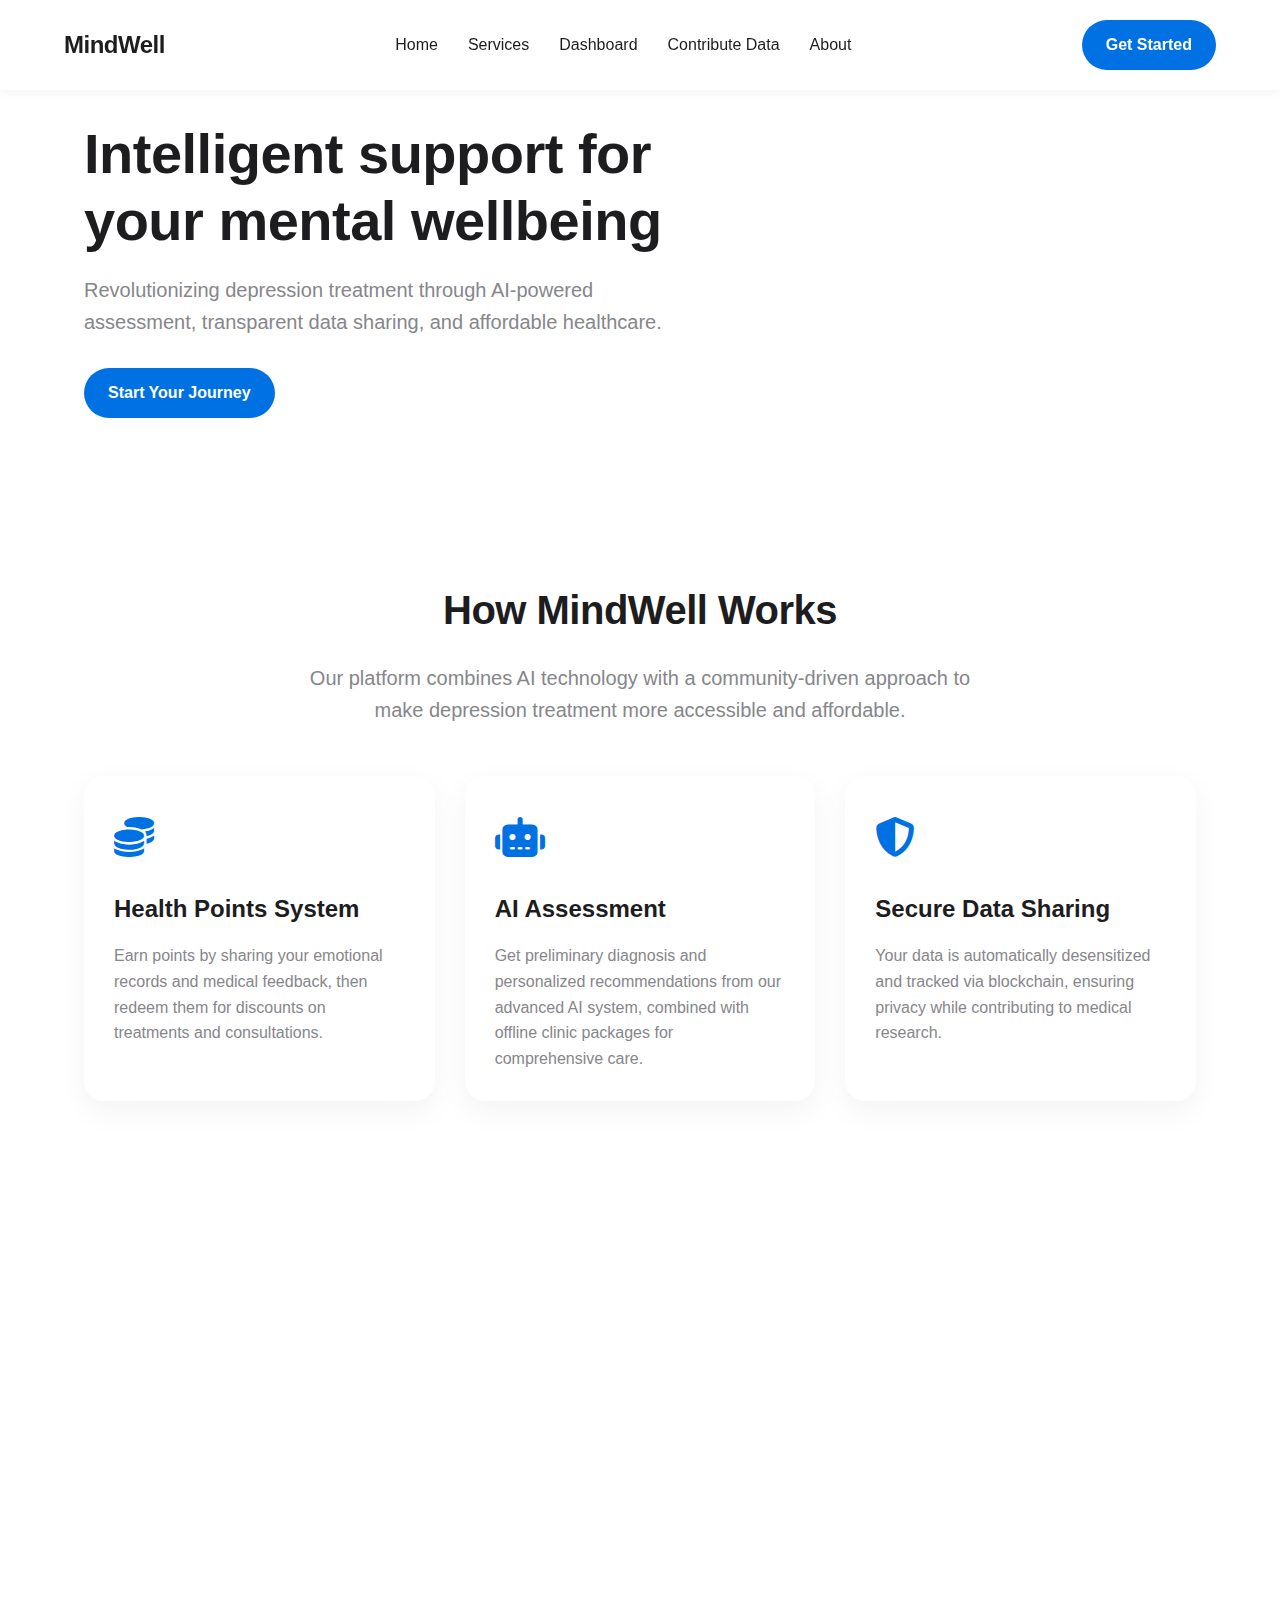
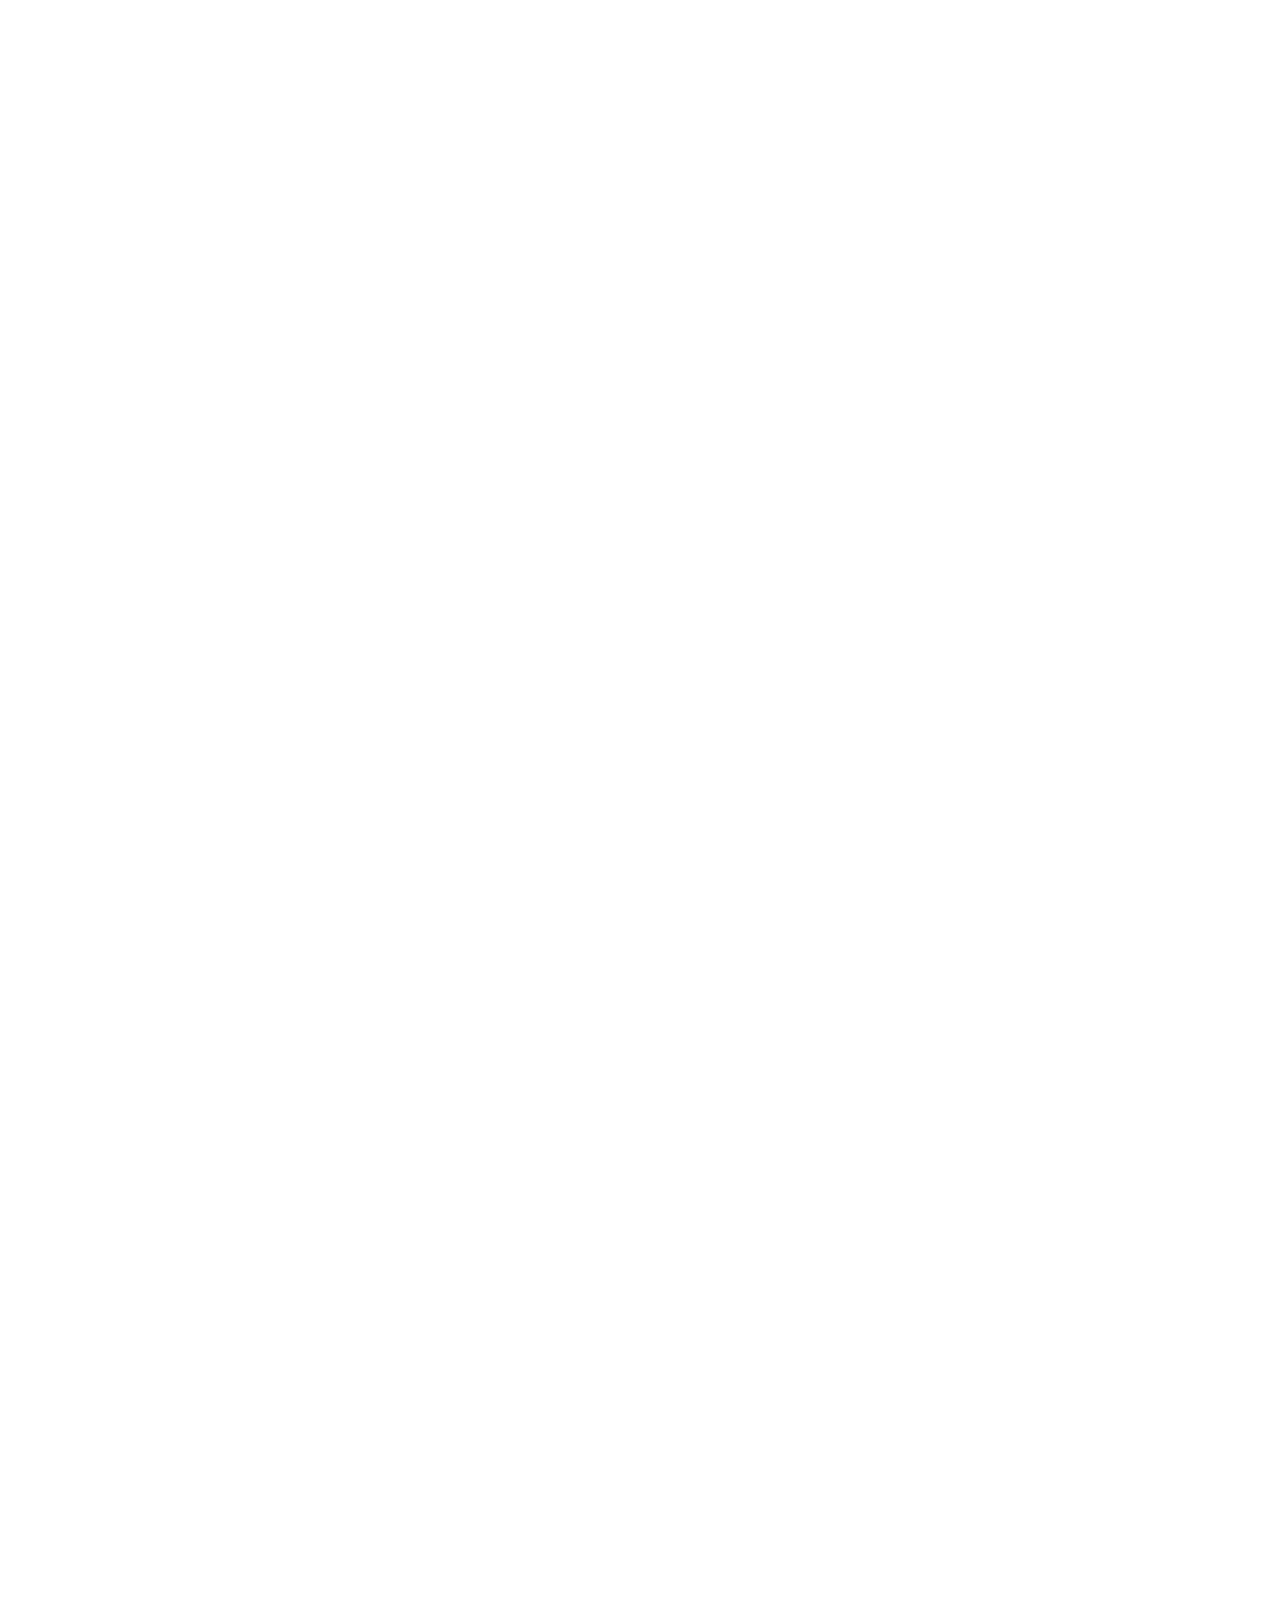
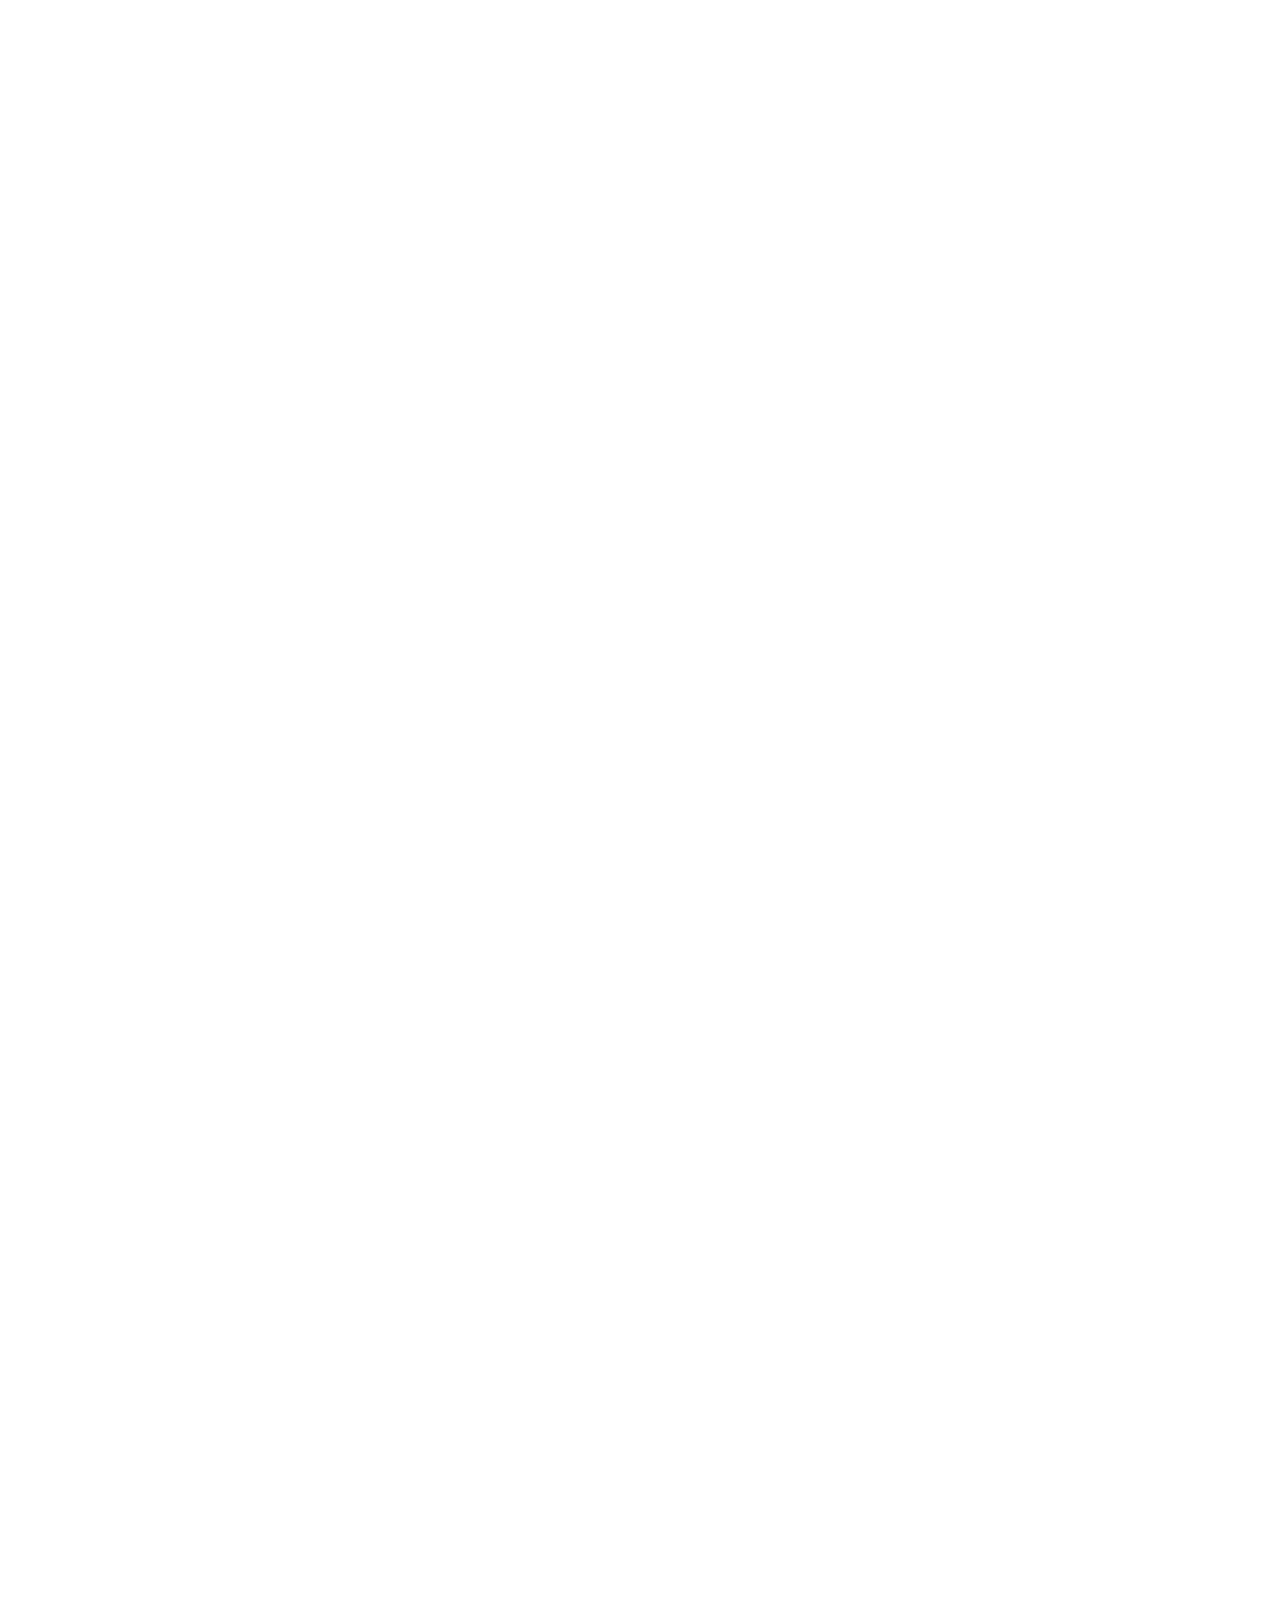
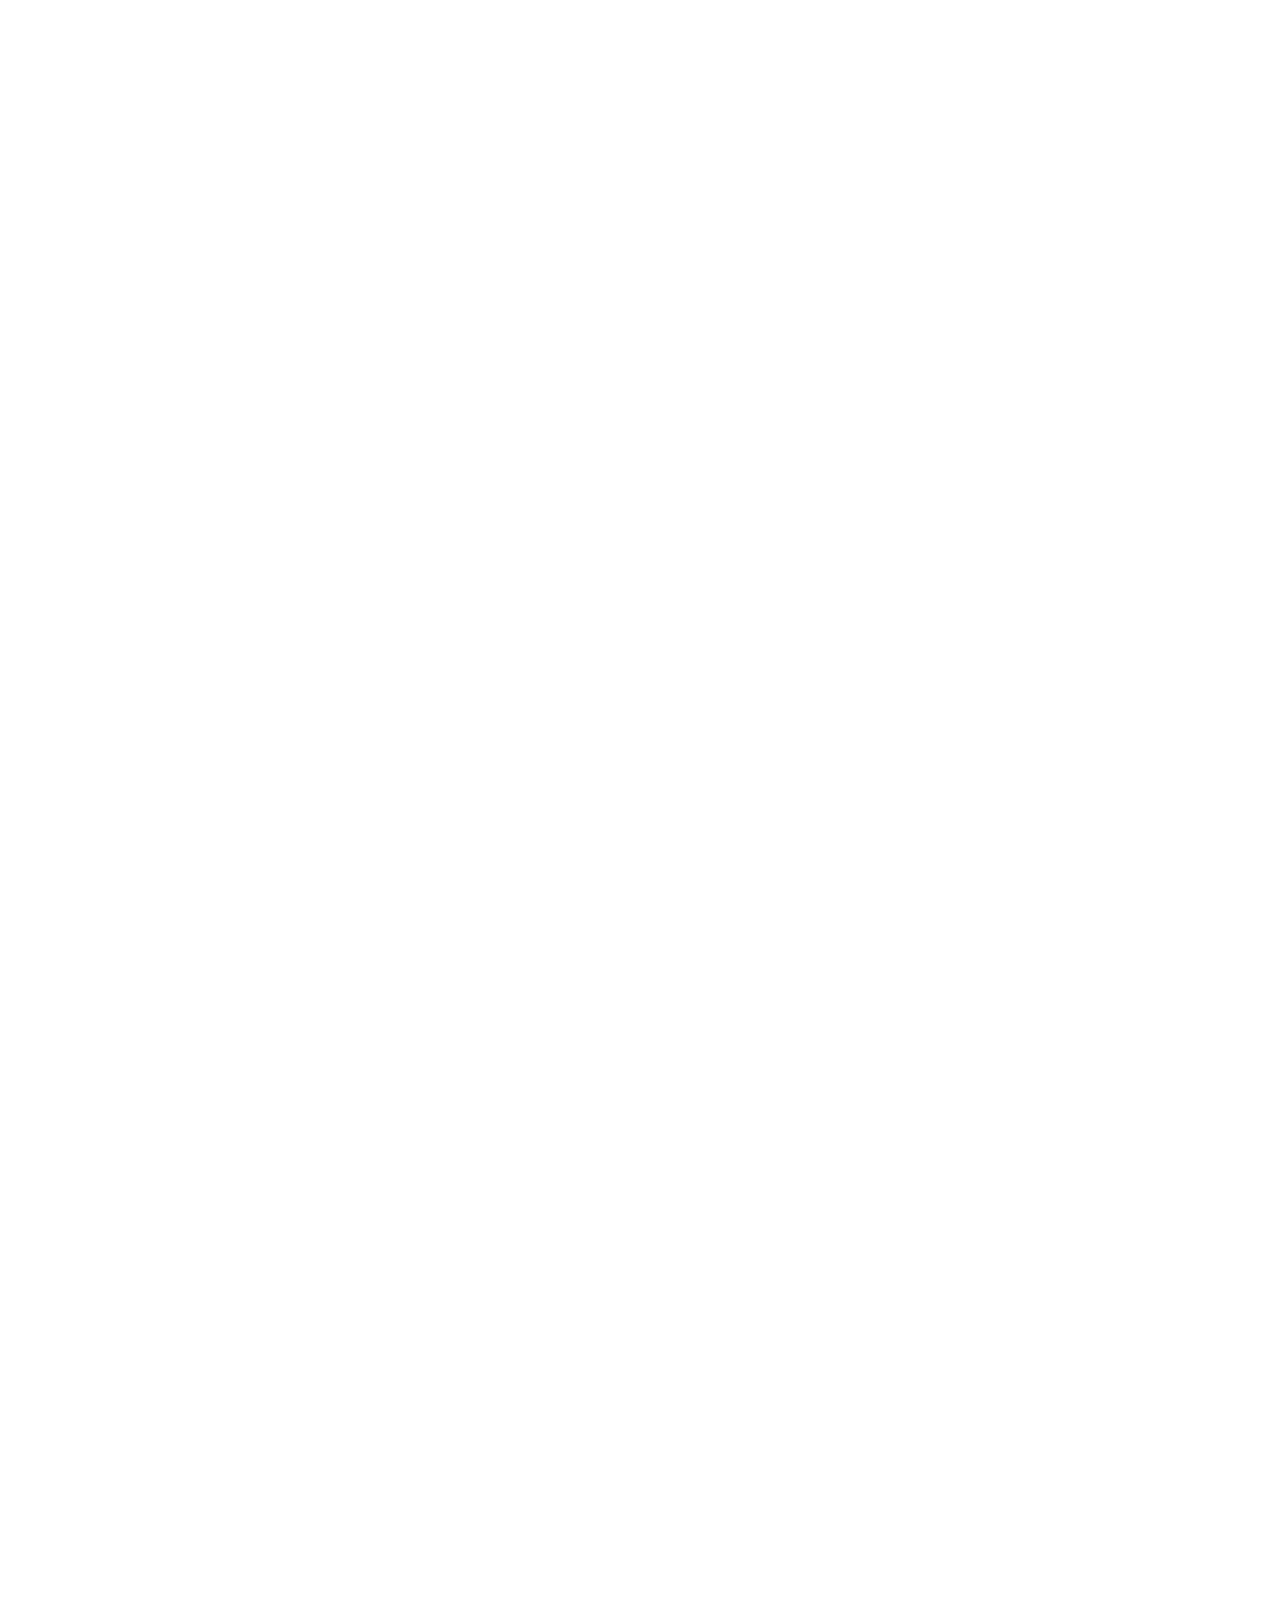
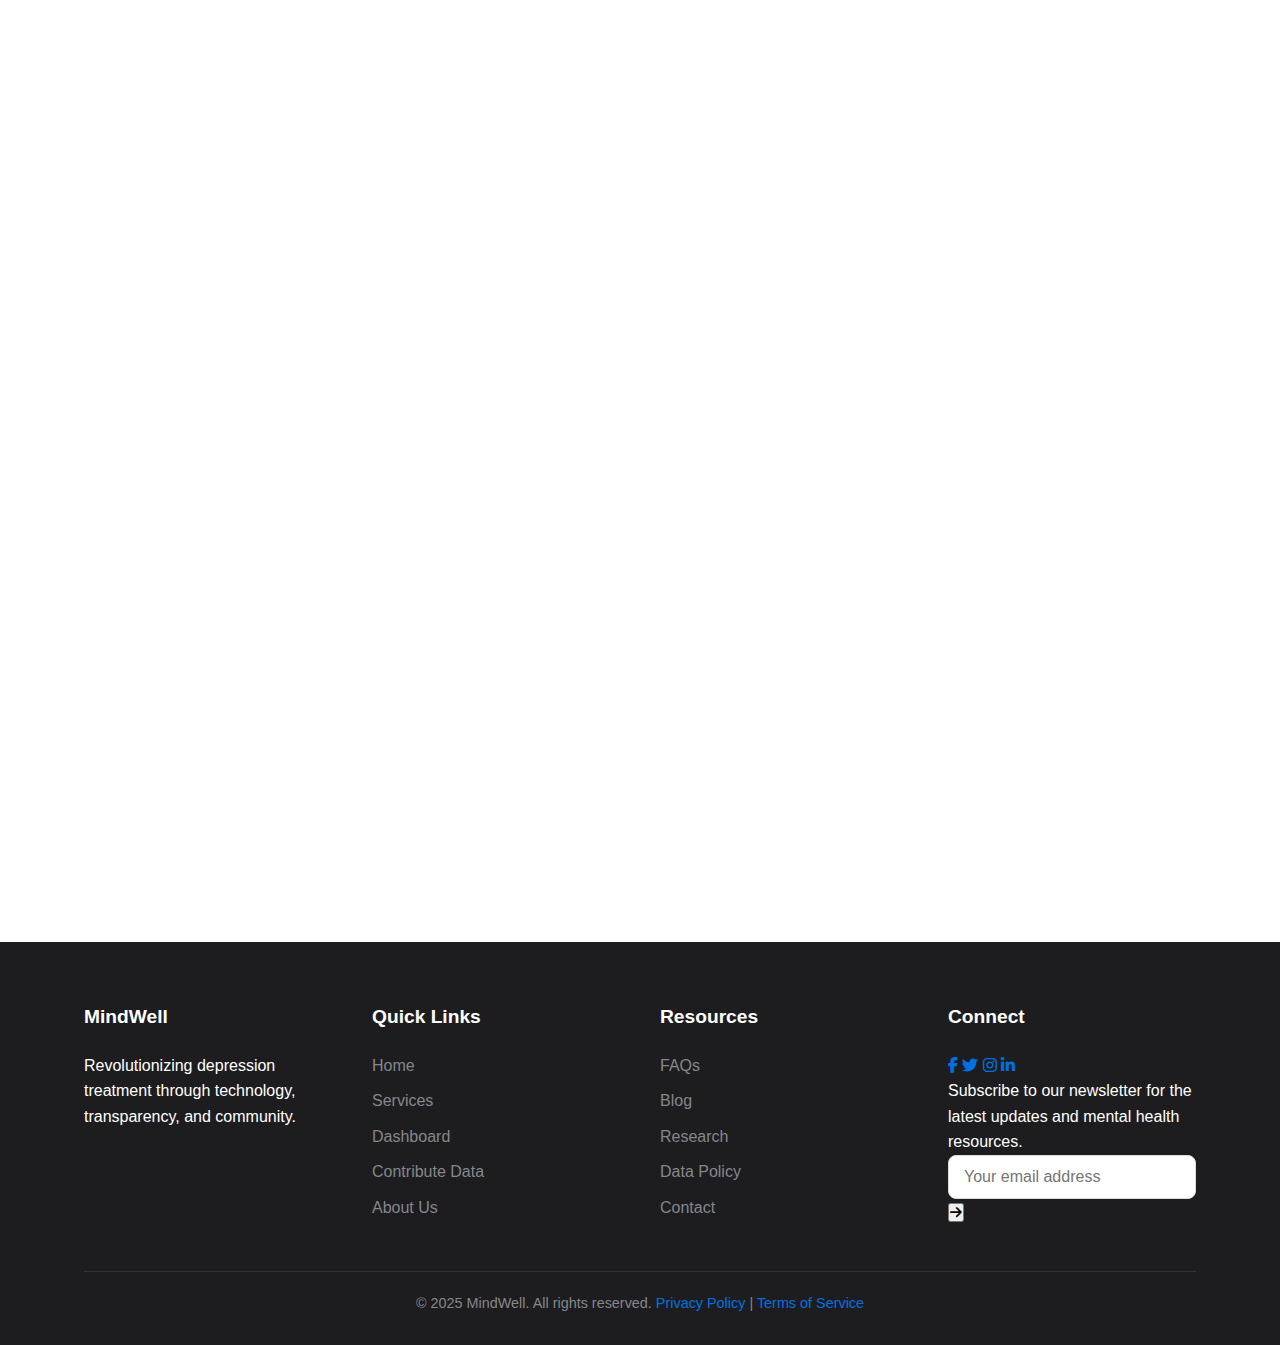
<file: ai/mental-health-platform/index.html>
<!DOCTYPE html>
<html lang="en">
<head>
  <meta charset="UTF-8">
  <meta name="viewport" content="width=device-width, initial-scale=1.0">
  <title>MindWell | Intelligent Depression Support Platform</title>
  <link rel="stylesheet" href="css/style.css">
  <link rel="stylesheet" href="https://cdnjs.cloudflare.com/ajax/libs/font-awesome/6.2.0/css/all.min.css">
  <link rel="apple-touch-icon" sizes="180x180" href="images/favicon/apple-touch-icon.png">
  <link rel="icon" type="image/png" sizes="32x32" href="images/favicon/favicon-32x32.png">
  <link rel="icon" type="image/png" sizes="16x16" href="images/favicon/favicon-16x16.png">
</head>
<body>
  <!-- Header & Navigation -->
  <header>
    <div class="container nav-container">
      <div class="logo">
        <a href="index.html">MindWell</a>
      </div>
      <nav class="nav-links">
        <a href="index.html">Home</a>
        <a href="pages/services.html">Services</a>
        <a href="pages/dashboard.html">Dashboard</a>
        <a href="pages/contribute.html">Contribute Data</a>
        <a href="pages/about.html">About</a>
      </nav>
      <a href="pages/signup.html" class="cta-button">Get Started</a>
    </div>
  </header>

  <!-- Hero Section -->
  <section class="hero">
    <div class="container">
      <div class="hero-content animate-fade-in">
        <h1>Intelligent support for your mental wellbeing</h1>
        <p>Revolutionizing depression treatment through AI-powered assessment, transparent data sharing, and affordable healthcare.</p>
        <a href="pages/signup.html" class="cta-button">Start Your Journey</a>
      </div>
    </div>
  </section>

  <!-- Features Section -->
  <section id="features">
    <div class="container">
      <h2 class="section-title animate-fade-in">How MindWell Works</h2>
      <p class="section-subtitle animate-fade-in">Our platform combines AI technology with a community-driven approach to make depression treatment more accessible and affordable.</p>
      
      <div class="features">
        <div class="feature-card animate-fade-in">
          <div class="feature-icon">
            <i class="fas fa-coins"></i>
          </div>
          <h3 class="feature-title">Health Points System</h3>
          <p class="feature-text">Earn points by sharing your emotional records and medical feedback, then redeem them for discounts on treatments and consultations.</p>
        </div>
        
        <div class="feature-card animate-fade-in">
          <div class="feature-icon">
            <i class="fas fa-robot"></i>
          </div>
          <h3 class="feature-title">AI Assessment</h3>
          <p class="feature-text">Get preliminary diagnosis and personalized recommendations from our advanced AI system, combined with offline clinic packages for comprehensive care.</p>
        </div>
        
        <div class="feature-card animate-fade-in">
          <div class="feature-icon">
            <i class="fas fa-shield-alt"></i>
          </div>
          <h3 class="feature-title">Secure Data Sharing</h3>
          <p class="feature-text">Your data is automatically desensitized and tracked via blockchain, ensuring privacy while contributing to medical research.</p>
        </div>
        
        <div class="feature-card animate-fade-in">
          <div class="feature-icon">
            <i class="fas fa-hospital"></i>
          </div>
          <h3 class="feature-title">Priority Hospital Matching</h3>
          <p class="feature-text">Get priority access to discounted slots in partner hospitals for moderate-to-severe cases diagnosed by our AI system.</p>
        </div>
      </div>
    </div>
  </section>

  <!-- Pricing Comparison Section -->
  <section id="pricing">
    <div class="container">
      <h2 class="section-title animate-fade-in">Transparent Pricing</h2>
      <p class="section-subtitle animate-fade-in">See how our platform saves you money compared to traditional treatment options.</p>
      
      <div class="pricing-comparison animate-fade-in">
        <div class="price-item">
          <div class="service-name">Initial Psychiatric Consultation</div>
          <div class="price-comparison">
            <span class="traditional-price">$800</span>
            <span>&rarr;</span>
            <span class="platform-price">$500</span>
          </div>
        </div>
        
        <div class="price-item">
          <div class="service-name">Follow-up Therapy Session</div>
          <div class="price-comparison">
            <span class="traditional-price">$300</span>
            <span>&rarr;</span>
            <span class="platform-price">$150</span>
          </div>
        </div>
        
        <div class="price-item">
          <div class="service-name">Monthly Medication Review</div>
          <div class="price-comparison">
            <span class="traditional-price">$200</span>
            <span>&rarr;</span>
            <span class="platform-price">$100</span>
          </div>
        </div>
        
        <div class="price-item">
          <div class="service-name">Comprehensive Treatment Plan</div>
          <div class="price-comparison">
            <span class="traditional-price">$1200</span>
            <span>&rarr;</span>
            <span class="platform-price">$750</span>
          </div>
        </div>
        
        <div class="savings-bar">
          <div class="savings-progress" style="width: 0%"></div>
        </div>
        <div class="savings-amount">Calculate your savings</div>
      </div>
    </div>
  </section>

  <!-- How It Works Section -->
  <section id="how-it-works">
    <div class="container">
      <h2 class="section-title animate-fade-in">Your Journey With MindWell</h2>
      <p class="section-subtitle animate-fade-in">Follow these simple steps to start your path to better mental health.</p>
      
      <div class="steps">
        <div class="step animate-fade-in">
          <div class="step-number">1</div>
          <h3 class="step-title">Sign Up & Complete Assessment</h3>
          <p>Create your account and take our AI-powered initial assessment to help us understand your needs.</p>
        </div>
        
        <div class="step animate-fade-in">
          <div class="step-number">2</div>
          <h3 class="step-title">Contribute Data & Earn Points</h3>
          <p>Share your emotional records and feedback to earn health points while helping improve depression treatment.</p>
        </div>
        
        <div class="step animate-fade-in">
          <div class="step-number">3</div>
          <h3 class="step-title">Get Matched With Care Options</h3>
          <p>Receive personalized recommendations and priority access to partner hospitals if needed.</p>
        </div>
        
        <div class="step animate-fade-in">
          <div class="step-number">4</div>
          <h3 class="step-title">Redeem Points For Discounts</h3>
          <p>Use your earned health points to reduce the cost of your treatment and consultations.</p>
        </div>
      </div>
    </div>
  </section>

  <!-- Testimonials Section -->
  <section id="testimonials">
    <div class="container">
      <h2 class="section-title animate-fade-in">Success Stories</h2>
      <p class="section-subtitle animate-fade-in">Real experiences from our community members.</p>
      
      <div class="testimonials">
        <div class="testimonial animate-fade-in">
          <div class="testimonial-content">
            <p>"The AI assessment accurately identified my depression severity, and I was matched with an affordable specialist within days. I've saved over $1,200 on my treatment plan."</p>
          </div>
          <div class="testimonial-author">
            <div class="author-name">Sarah M.</div>
            <div class="author-info">Member for 8 months</div>
          </div>
        </div>
        
        <div class="testimonial animate-fade-in">
          <div class="testimonial-content">
            <p>"Contributing my emotional data not only earned me points for discounts, but it feels good knowing my experience is helping improve treatment for others facing similar challenges."</p>
          </div>
          <div class="testimonial-author">
            <div class="author-name">Michael T.</div>
            <div class="author-info">Member for 14 months</div>
          </div>
        </div>
        
        <div class="testimonial animate-fade-in">
          <div class="testimonial-content">
            <p>"The transparent pricing tool showed me exactly how much I could save. With my health points, I've reduced my therapy costs by nearly 40% compared to what I was paying before."</p>
          </div>
          <div class="testimonial-author">
            <div class="author-name">Jennifer K.</div>
            <div class="author-info">Member for 6 months</div>
          </div>
        </div>
      </div>
    </div>
  </section>

  <!-- Partners Section -->
  <section id="partners">
    <div class="container">
      <h2 class="section-title animate-fade-in">Our Healthcare Partners</h2>
      <p class="section-subtitle animate-fade-in">We collaborate with leading hospitals and mental health professionals to provide you with quality care.</p>
      
      <div class="partners-grid">
        <div class="partner animate-fade-in">
          <img src="images/partner-1.png" alt="City General Hospital">
          <div class="partner-name">City General Hospital</div>
        </div>
        
        <div class="partner animate-fade-in">
          <img src="images/partner-2.png" alt="Mindful Health Clinic">
          <div class="partner-name">Mindful Health Clinic</div>
        </div>
        
        <div class="partner animate-fade-in">
          <img src="images/partner-3.png" alt="Riverside Psychiatric Center">
          <div class="partner-name">Riverside Psychiatric Center</div>
        </div>
        
        <div class="partner animate-fade-in">
          <img src="images/partner-4.png" alt="Harmony Mental Wellness">
          <div class="partner-name">Harmony Mental Wellness</div>
        </div>
      </div>
    </div>
  </section>

  <!-- CTA Section -->
  <section id="cta" class="cta-section">
    <div class="container">
      <h2 class="cta-title animate-fade-in">Ready to start your journey?</h2>
      <p class="cta-text animate-fade-in">Join our platform today and take the first step towards affordable, accessible mental healthcare.</p>
      <div class="cta-buttons animate-fade-in">
        <a href="pages/signup.html" class="cta-button">Sign Up Now</a>
        <a href="pages/about.html" class="cta-secondary">Learn More</a>
      </div>
    </div>
  </section>

  <!-- Footer -->
  <footer>
    <div class="container">
      <div class="footer-content">
        <div class="footer-column">
          <h3>MindWell</h3>
          <p>Revolutionizing depression treatment through technology, transparency, and community.</p>
        </div>
        
        <div class="footer-column">
          <h3>Quick Links</h3>
          <ul class="footer-links">
            <li><a href="index.html">Home</a></li>
            <li><a href="pages/services.html">Services</a></li>
            <li><a href="pages/dashboard.html">Dashboard</a></li>
            <li><a href="pages/contribute.html">Contribute Data</a></li>
            <li><a href="pages/about.html">About Us</a></li>
          </ul>
        </div>
        
        <div class="footer-column">
          <h3>Resources</h3>
          <ul class="footer-links">
            <li><a href="pages/faq.html">FAQs</a></li>
            <li><a href="pages/blog.html">Blog</a></li>
            <li><a href="pages/research.html">Research</a></li>
            <li><a href="pages/data-policy.html">Data Policy</a></li>
            <li><a href="pages/contact.html">Contact</a></li>
          </ul>
        </div>
        
        <div class="footer-column">
          <h3>Connect</h3>
          <div class="social-links">
            <a href="#"><i class="fab fa-facebook-f"></i></a>
            <a href="#"><i class="fab fa-twitter"></i></a>
            <a href="#"><i class="fab fa-instagram"></i></a>
            <a href="#"><i class="fab fa-linkedin-in"></i></a>
          </div>
          <p>Subscribe to our newsletter for the latest updates and mental health resources.</p>
          <form class="newsletter-form">
            <input type="email" placeholder="Your email address">
            <button type="submit"><i class="fas fa-arrow-right"></i></button>
          </form>
        </div>
      </div>
      
      <div class="footer-bottom">
        <p>&copy; 2025 MindWell. All rights reserved. <a href="pages/privacy.html">Privacy Policy</a> | <a href="pages/terms.html">Terms of Service</a></p>
      </div>
    </div>
  </footer>

  <script src="js/main.js"></script>
</body>
</html>
</file>
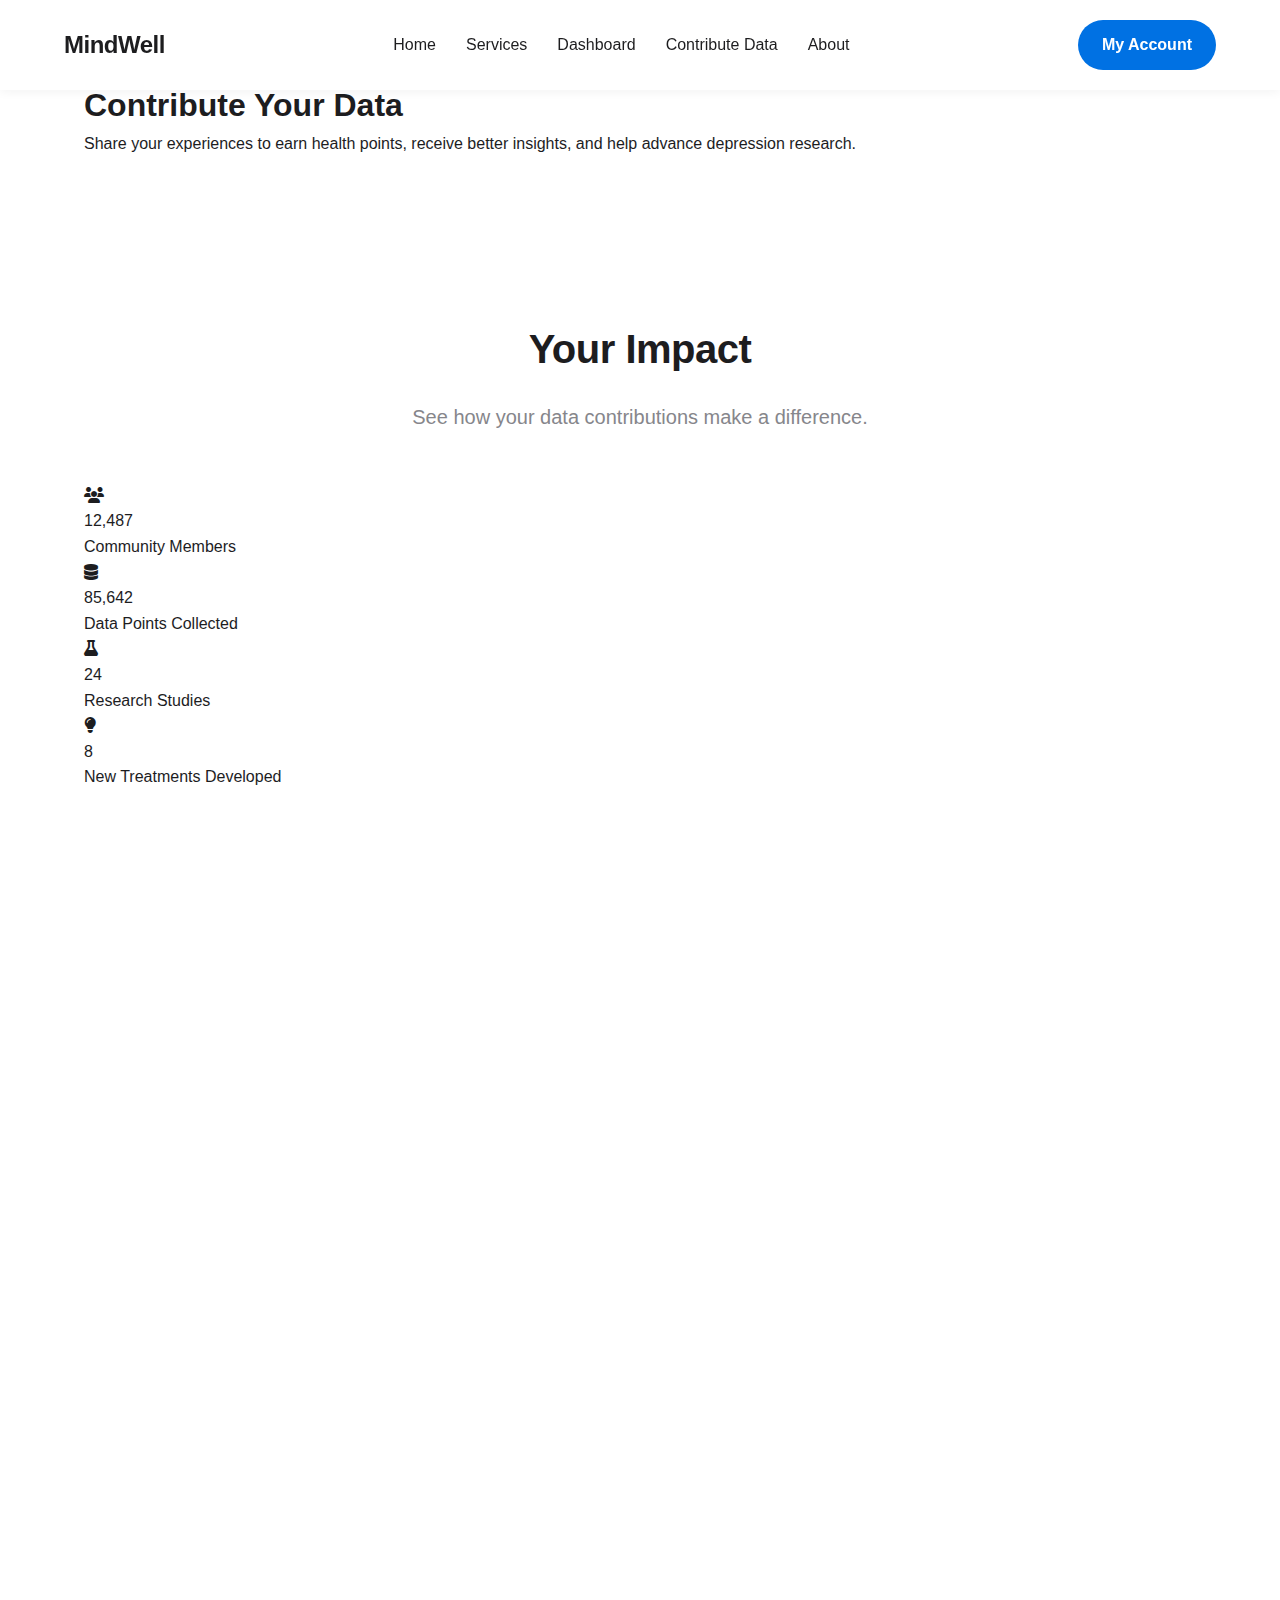
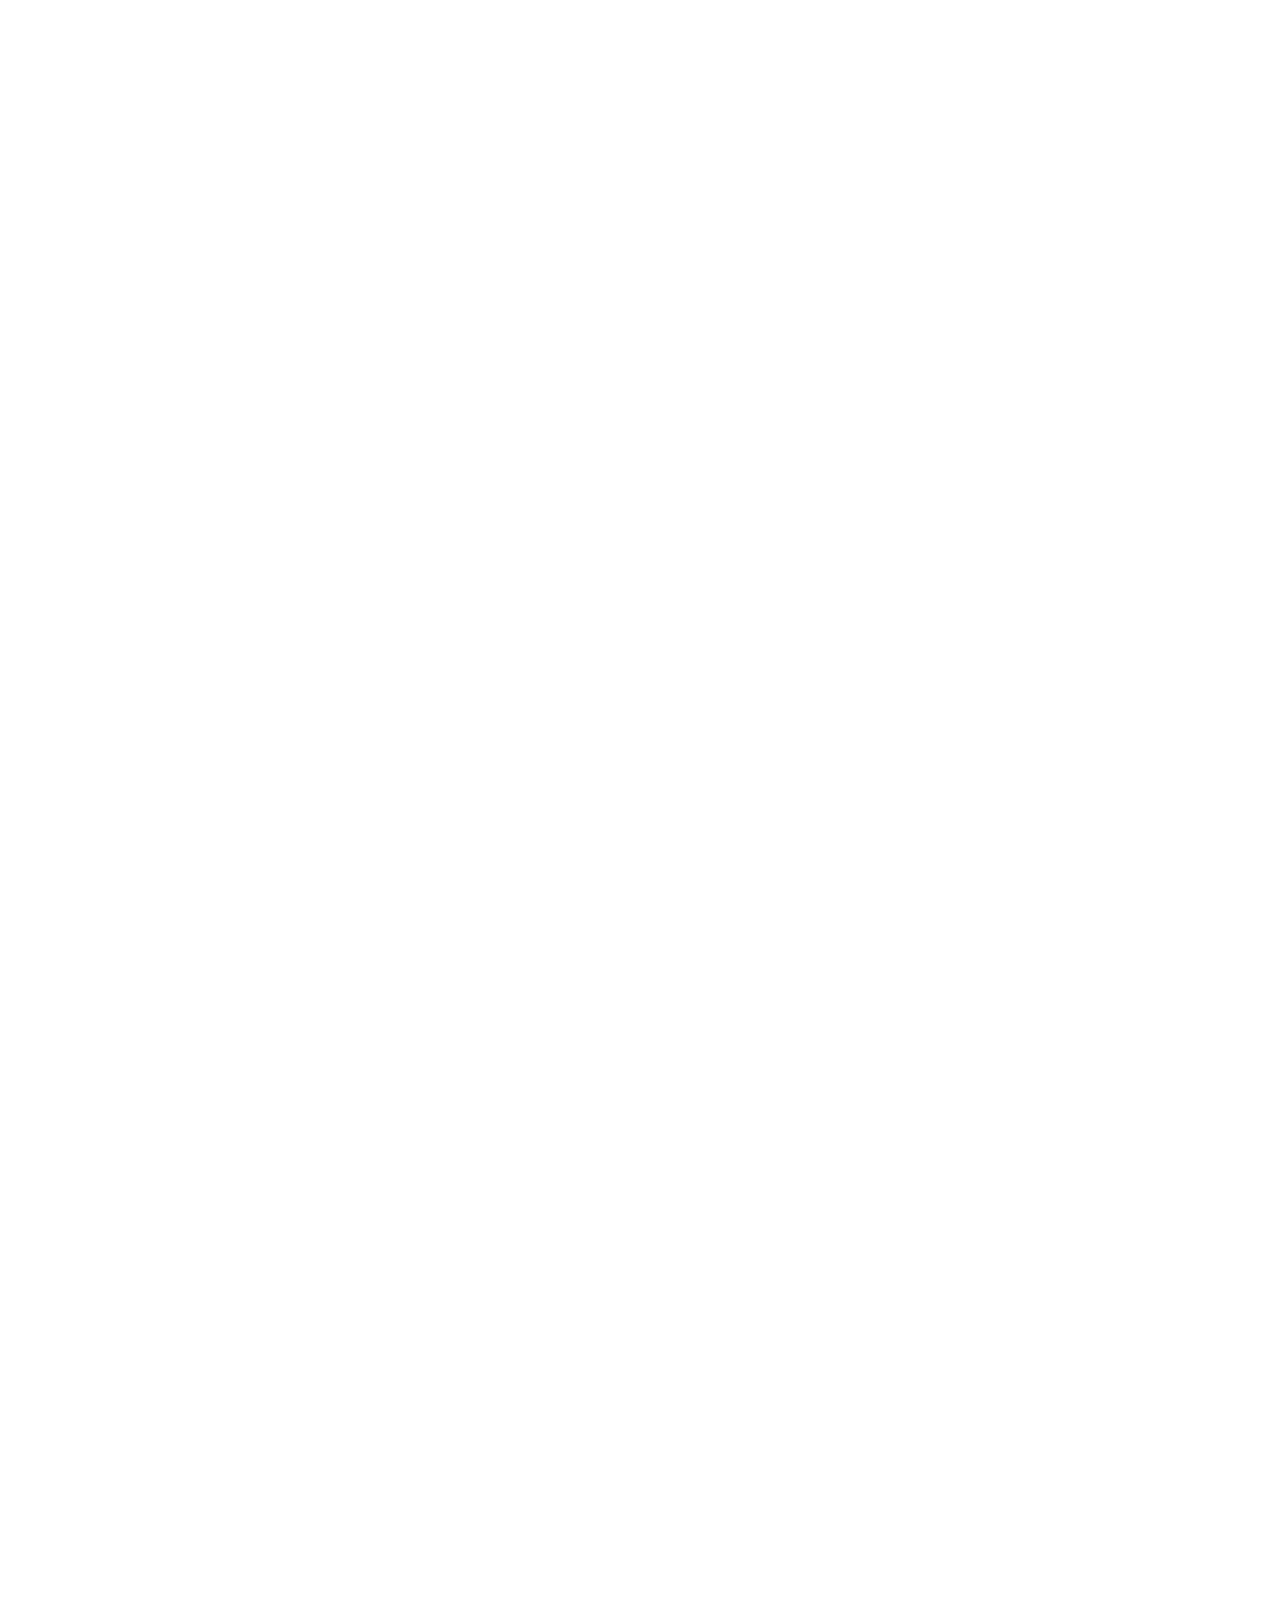
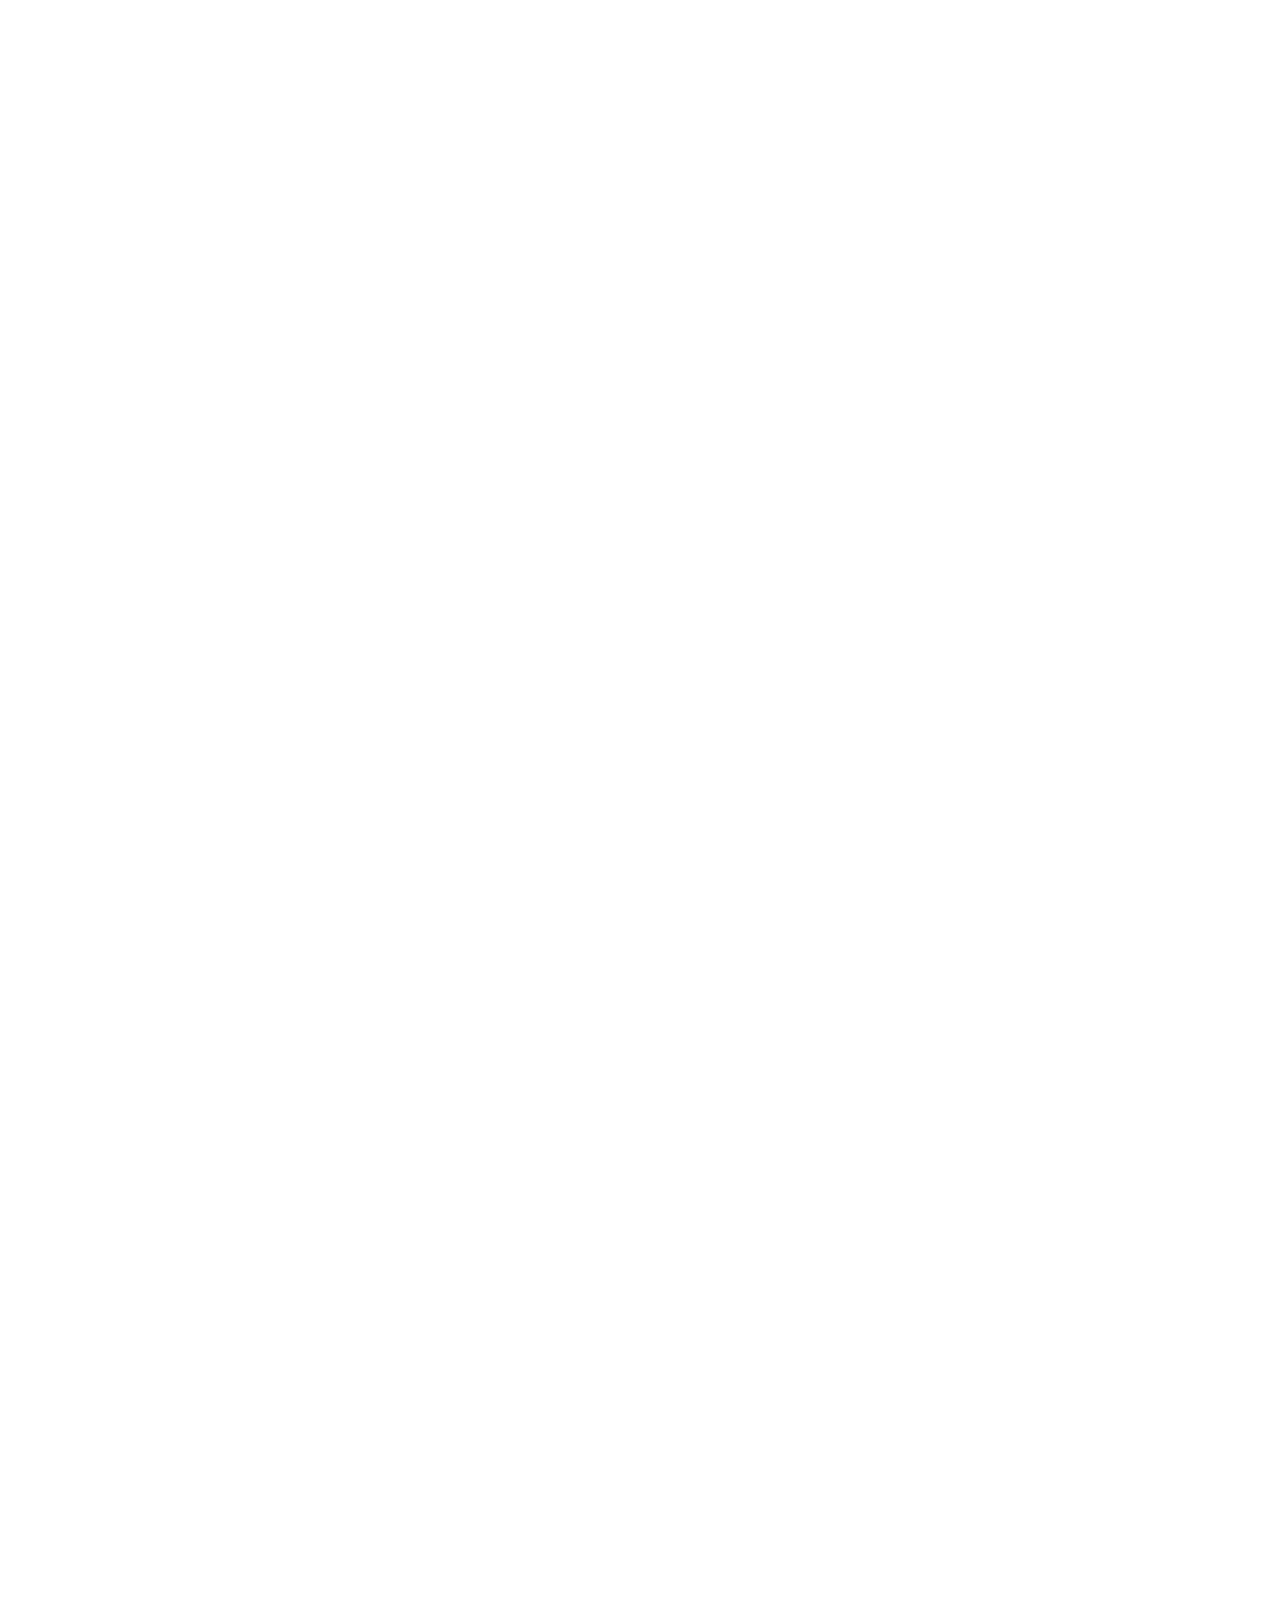
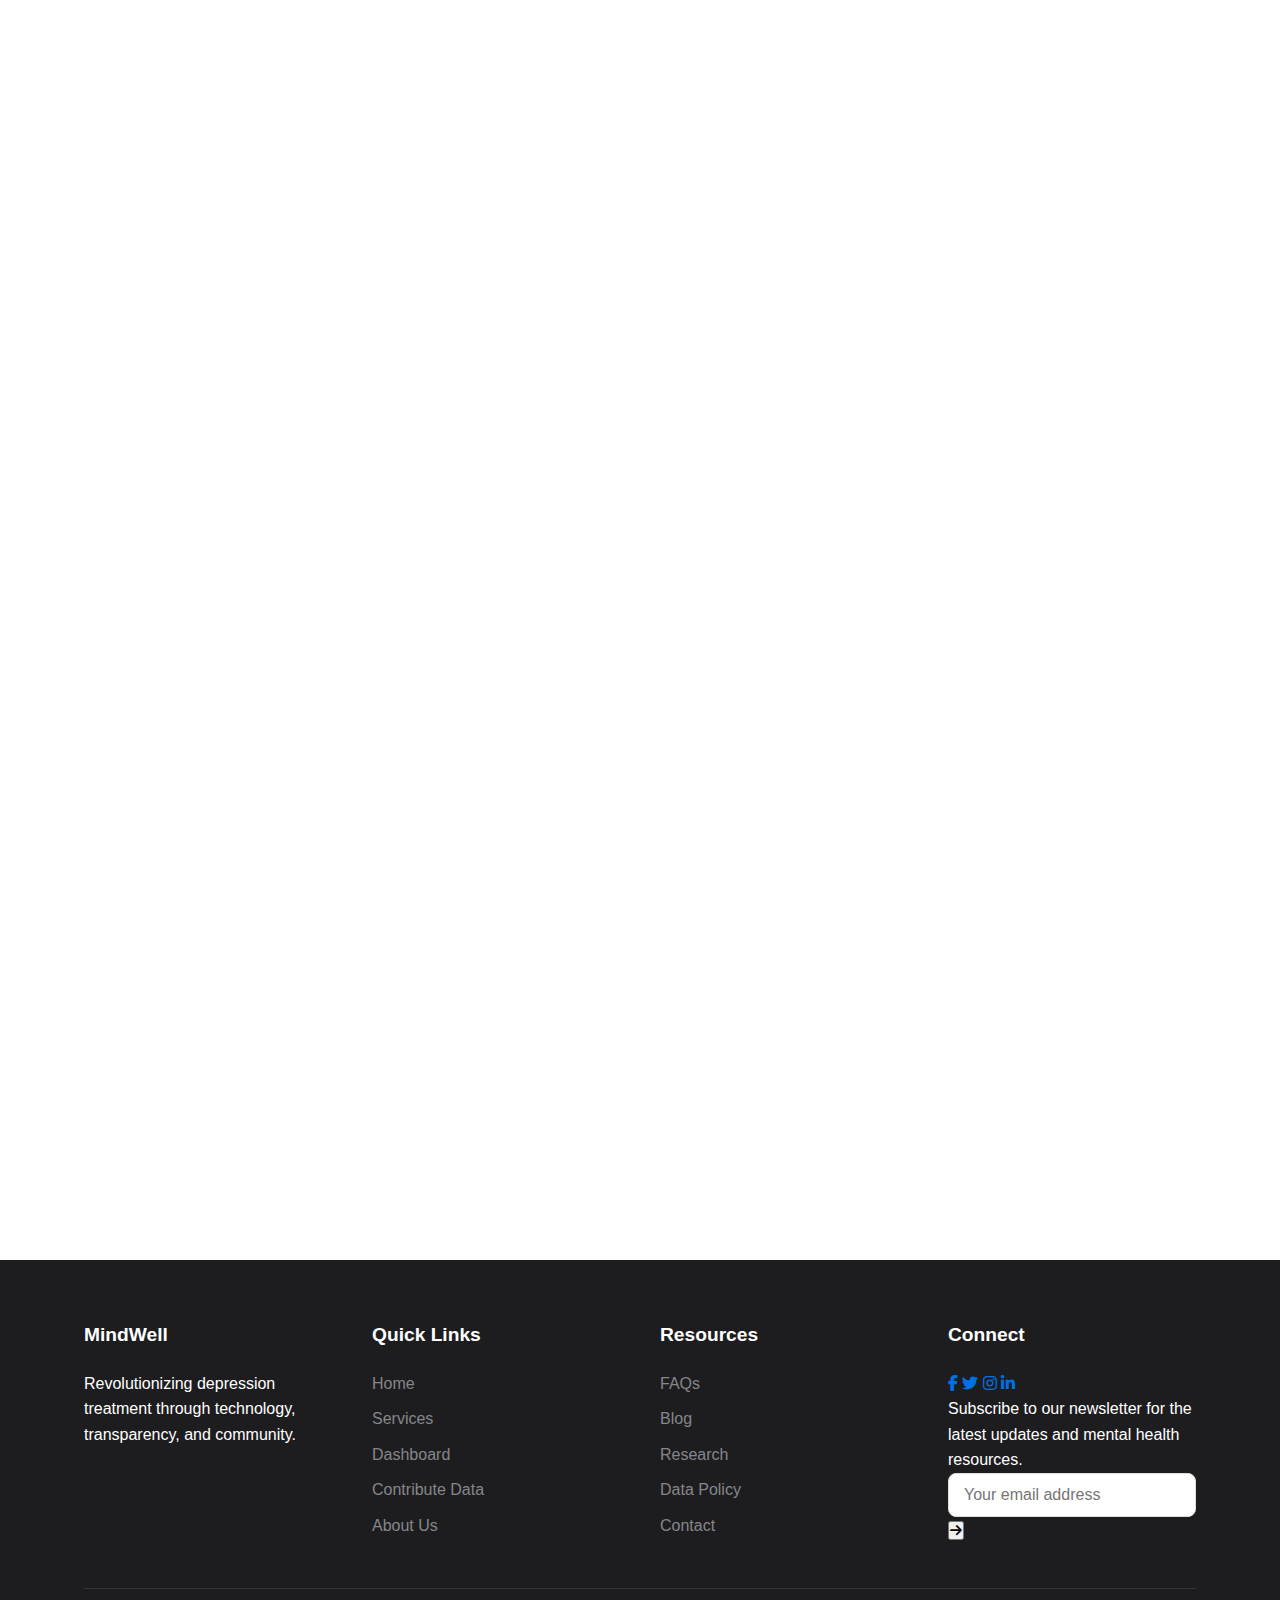
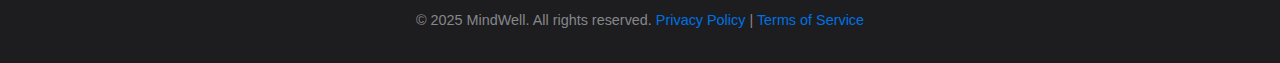
<file: ai/mental-health-platform/pages/contribute.html>
<!DOCTYPE html>
<html lang="en">
<head>
  <meta charset="UTF-8">
  <meta name="viewport" content="width=device-width, initial-scale=1.0">
  <title>Contribute Data | MindWell</title>
  <link rel="stylesheet" href="../css/style.css">
  <link rel="stylesheet" href="https://cdnjs.cloudflare.com/ajax/libs/font-awesome/6.2.0/css/all.min.css">
  <link rel="apple-touch-icon" sizes="180x180" href="../images/favicon/apple-touch-icon.png">
  <link rel="icon" type="image/png" sizes="32x32" href="../images/favicon/favicon-32x32.png">
  <link rel="icon" type="image/png" sizes="16x16" href="../images/favicon/favicon-16x16.png">
</head>
<body>
  <!-- Header & Navigation -->
  <header>
    <div class="container nav-container">
      <div class="logo">
        <a href="../index.html">MindWell</a>
      </div>
      <nav class="nav-links">
        <a href="../index.html">Home</a>
        <a href="services.html">Services</a>
        <a href="dashboard.html">Dashboard</a>
        <a href="contribute.html" class="active">Contribute Data</a>
        <a href="about.html">About</a>
      </nav>
      <a href="#" class="cta-button">My Account</a>
    </div>
  </header>

  <!-- Contribute Header -->
  <section class="contribute-header">
    <div class="container">
      <div class="contribute-intro animate-fade-in">
        <h1>Contribute Your Data</h1>
        <p>Share your experiences to earn health points, receive better insights, and help advance depression research.</p>
      </div>
    </div>
  </section>

  <!-- Your Impact Section -->
  <section class="your-impact">
    <div class="container">
      <h2 class="section-title animate-fade-in">Your Impact</h2>
      <p class="section-subtitle animate-fade-in">See how your data contributions make a difference.</p>
      
      <div class="impact-stats animate-fade-in">
        <div class="impact-stat">
          <div class="impact-icon">
            <i class="fas fa-users"></i>
          </div>
          <div class="impact-number">12,487</div>
          <div class="impact-label">Community Members</div>
        </div>
        
        <div class="impact-stat">
          <div class="impact-icon">
            <i class="fas fa-database"></i>
          </div>
          <div class="impact-number">85,642</div>
          <div class="impact-label">Data Points Collected</div>
        </div>
        
        <div class="impact-stat">
          <div class="impact-icon">
            <i class="fas fa-flask"></i>
          </div>
          <div class="impact-number">24</div>
          <div class="impact-label">Research Studies</div>
        </div>
        
        <div class="impact-stat">
          <div class="impact-icon">
            <i class="fas fa-lightbulb"></i>
          </div>
          <div class="impact-number">8</div>
          <div class="impact-label">New Treatments Developed</div>
        </div>
      </div>
    </div>
  </section>

  <!-- Contribute Options Section -->
  <section class="contribute-options">
    <div class="container">
      <h2 class="section-title animate-fade-in">Ways to Contribute</h2>
      <p class="section-subtitle animate-fade-in">Choose how you want to share your experiences and earn health points.</p>
      
      <div class="contribute-tabs animate-fade-in">
        <div class="tab-buttons">
          <button class="tab-button active" data-tab="mood">Mood Tracker</button>
          <button class="tab-button" data-tab="journal">Voice/Text Journal</button>
          <button class="tab-button" data-tab="feedback">Treatment Feedback</button>
          <button class="tab-button" data-tab="assessment">Self-Assessment</button>
        </div>
        
        <div class="tab-content">
          <!-- Mood Tracker Tab -->
          <div class="tab-pane active" id="mood-tab">
            <div class="tab-header">
              <h3>Daily Mood Tracker</h3>
              <div class="points-badge">+25 points</div>
            </div>
            
            <p class="tab-description">Track your mood and emotional state. This takes just a minute and provides valuable data for your treatment.</p>
            
            <form class="mood-form">
              <div class="form-group">
                <label>How are you feeling today?</label>
                <div class="mood-slider">
                  <input type="range" min="1" max="10" value="5" class="slider" id="mood-range">
                  <div class="slider-labels">
                    <span>Very Low</span>
                    <span>Neutral</span>
                    <span>Very Good</span>
                  </div>
                </div>
              </div>
              
              <div class="form-group">
                <label>What emotions are you experiencing? (Select all that apply)</label>
                <div class="emotion-grid">
                  <div class="emotion-checkbox">
                    <input type="checkbox" id="emotion-1">
                    <label for="emotion-1">Joy</label>
                  </div>
                  <div class="emotion-checkbox">
                    <input type="checkbox" id="emotion-2">
                    <label for="emotion-2">Sadness</label>
                  </div>
                  <div class="emotion-checkbox">
                    <input type="checkbox" id="emotion-3">
                    <label for="emotion-3">Anxiety</label>
                  </div>
                  <div class="emotion-checkbox">
                    <input type="checkbox" id="emotion-4">
                    <label for="emotion-4">Anger</label>
                  </div>
                  <div class="emotion-checkbox">
                    <input type="checkbox" id="emotion-5">
                    <label for="emotion-5">Fear</label>
                  </div>
                  <div class="emotion-checkbox">
                    <input type="checkbox" id="emotion-6">
                    <label for="emotion-6">Hope</label>
                  </div>
                  <div class="emotion-checkbox">
                    <input type="checkbox" id="emotion-7">
                    <label for="emotion-7">Guilt</label>
                  </div>
                  <div class="emotion-checkbox">
                    <input type="checkbox" id="emotion-8">
                    <label for="emotion-8">Contentment</label>
                  </div>
                </div>
              </div>
              
              <div class="form-group">
                <label>Did you take your medication today?</label>
                <div class="radio-options">
                  <div class="radio-option">
                    <input type="radio" id="med-yes" name="medication">
                    <label for="med-yes">Yes</label>
                  </div>
                  <div class="radio-option">
                    <input type="radio" id="med-no" name="medication">
                    <label for="med-no">No</label>
                  </div>
                  <div class="radio-option">
                    <input type="radio" id="med-na" name="medication">
                    <label for="med-na">Not applicable</label>
                  </div>
                </div>
              </div>
              
              <div class="form-group">
                <label>Anything else you'd like to note about today?</label>
                <textarea rows="3" placeholder="Optional additional notes"></textarea>
              </div>
              
              <button type="submit" class="cta-button full-width">Submit Mood Report</button>
            </form>
          </div>
          
          <!-- Journal Tab -->
          <div class="tab-pane" id="journal-tab">
            <div class="tab-header">
              <h3>Voice or Text Journal</h3>
              <div class="points-badge">+35 points</div>
            </div>
            
            <p class="tab-description">Record your thoughts, experiences, and feelings. Our AI will analyze your entries to provide personalized insights while protecting your privacy.</p>
            
            <div class="journal-options">
              <div class="journal-option">
                <div class="option-header">
                  <i class="fas fa-microphone"></i>
                  <h4>Voice Journal</h4>
                </div>
                <p>Record a voice entry about your day or current thoughts.</p>
                <div class="voice-recorder">
                  <button class="recorder-button">
                    <i class="fas fa-microphone"></i>
                    <span>Start Recording</span>
                  </button>
                  <div class="recorder-timer">00:00</div>
                </div>
                <div class="recorder-controls">
                  <button class="control-button" disabled>
                    <i class="fas fa-pause"></i>
                  </button>
                  <button class="control-button" disabled>
                    <i class="fas fa-stop"></i>
                  </button>
                  <button class="control-button" disabled>
                    <i class="fas fa-save"></i>
                  </button>
                </div>
              </div>
              
              <div class="journal-option">
                <div class="option-header">
                  <i class="fas fa-pencil-alt"></i>
                  <h4>Text Journal</h4>
                </div>
                <p>Write your thoughts and feelings in a text entry.</p>
                <div class="form-group">
                  <label>Journal Title</label>
                  <input type="text" placeholder="Give your entry a title">
                </div>
                <div class="form-group">
                  <label>Your Entry</label>
                  <textarea rows="8" placeholder="Write your thoughts here..."></textarea>
                </div>
                <button class="cta-button full-width">Save Journal Entry</button>
              </div>
            </div>
          </div>
          
          <!-- Treatment Feedback Tab -->
          <div class="tab-pane" id="feedback-tab">
            <div class="tab-header">
              <h3>Treatment Feedback</h3>
              <div class="points-badge">+50 points</div>
            </div>
            
            <p class="tab-description">Share feedback about your therapy sessions, medication, or other treatment aspects to help improve care quality.</p>
            
            <form class="feedback-form">
              <div class="form-group">
                <label>What treatment are you providing feedback on?</label>
                <select>
                  <option>Select treatment type</option>
                  <option>Therapy Session (April 17, 2025)</option>
                  <option>Medication: Fluoxetine 20mg</option>
                  <option>Group Support Session</option>
                  <option>Other</option>
                </select>
              </div>
              
              <div class="form-group">
                <label>How would you rate the effectiveness?</label>
                <div class="rating-stars">
                  <div class="star" data-value="1"><i class="far fa-star"></i></div>
                  <div class="star" data-value="2"><i class="far fa-star"></i></div>
                  <div class="star" data-value="3"><i class="far fa-star"></i></div>
                  <div class="star" data-value="4"><i class="far fa-star"></i></div>
                  <div class="star" data-value="5"><i class="far fa-star"></i></div>
                </div>
              </div>
              
              <div class="form-group">
                <label>What aspects were most helpful?</label>
                <textarea rows="3" placeholder="Share what worked well for you"></textarea>
              </div>
              
              <div class="form-group">
                <label>What aspects could be improved?</label>
                <textarea rows="3" placeholder="Share any suggestions for improvement"></textarea>
              </div>
              
              <div class="form-group">
                <label>Did you experience any side effects or challenges?</label>
                <textarea rows="3" placeholder="Describe any side effects or difficulties"></textarea>
              </div>
              
              <div class="form-group">
                <label>Would you like to share this feedback with your healthcare provider?</label>
                <div class="checkbox-option">
                  <input type="checkbox" id="share-provider">
                  <label for="share-provider">Yes, share with my provider</label>
                </div>
              </div>
              
              <button type="submit" class="cta-button full-width">Submit Feedback</button>
            </form>
          </div>
          
          <!-- Self-Assessment Tab -->
          <div class="tab-pane" id="assessment-tab">
            <div class="tab-header">
              <h3>Monthly Self-Assessment</h3>
              <div class="points-badge">+100 points</div>
            </div>
            
            <p class="tab-description">Complete a comprehensive assessment of your mental health. This helps track your progress over time and adjust your treatment plan as needed.</p>
            
            <div class="assessment-info">
              <div class="info-item">
                <i class="fas fa-clock"></i>
                <span>Takes approximately 15 minutes</span>
              </div>
              <div class="info-item">
                <i class="fas fa-calendar-alt"></i>
                <span>Available once per month</span>
              </div>
              <div class="info-item">
                <i class="fas fa-lock"></i>
                <span>Your responses are confidential</span>
              </div>
            </div>
            
            <div class="assessment-preview">
              <h4>The assessment includes questions about:</h4>
              <ul class="assessment-topics">
                <li>Mood and emotional state over the past month</li>
                <li>Sleep quality and patterns</li>
                <li>Energy levels and motivation</li>
                <li>Social interactions and relationships</li>
                <li>Treatment adherence and side effects</li>
                <li>Coping strategies and self-care practices</li>
              </ul>
            </div>
            
            <div class="assessment-cta">
              <p>Your last assessment was completed on April 5, 2025.</p>
              <p>You can take your next assessment on May 5, 2025 (15 days from now).</p>
              <button class="cta-button full-width secondary" disabled>Assessment Available in 15 Days</button>
            </div>
          </div>
        </div>
      </div>
    </div>
  </section>

  <!-- Data Security Section -->
  <section class="data-security-section">
    <div class="container">
      <div class="security-content animate-fade-in">
        <div class="security-image">
          <i class="fas fa-shield-alt"></i>
        </div>
        <div class="security-info">
          <h2>Your Data is Protected</h2>
          <p>We prioritize your privacy and ensure the security of your information through:</p>
          <ul class="security-features">
            <li>
              <i class="fas fa-check-circle"></i>
              <span>Automatic voice/video desensitization to remove personal identifiers</span>
            </li>
            <li>
              <i class="fas fa-check-circle"></i>
              <span>Blockchain technology to track data access and usage</span>
            </li>
            <li>
              <i class="fas fa-check-circle"></i>
              <span>Anonymized data sharing with approved research partners</span>
            </li>
            <li>
              <i class="fas fa-check-circle"></i>
              <span>Granular consent controls for how your data is used</span>
            </li>
          </ul>
          <a href="data-policy.html" class="learn-more">Learn more about our data policy</a>
        </div>
      </div>
    </div>
  </section>

  <!-- Research Impact Section -->
  <section class="research-impact">
    <div class="container">
      <h2 class="section-title animate-fade-in">Research Impact</h2>
      <p class="section-subtitle animate-fade-in">Your contributions help advance depression research and treatment innovations.</p>
      
      <div class="research-projects animate-fade-in">
        <div class="research-project">
          <div class="project-badge">Active Research</div>
          <h3 class="project-title">Personalized Depression Treatment Algorithms</h3>
          <p class="project-institution">Stanford University Medical Center</p>
          <p class="project-description">Using patient data to develop AI algorithms that predict which treatment approaches will be most effective for individual patients based on their unique symptom patterns.</p>
          <div class="project-stats">
            <div class="project-stat">
              <div class="stat-value">8,452</div>
              <div class="stat-label">Contributors</div>
            </div>
            <div class="project-stat">
              <div class="stat-value">73%</div>
              <div class="stat-label">Progress</div>
            </div>
          </div>
        </div>
        
        <div class="research-project">
          <div class="project-badge">New Study</div>
          <h3 class="project-title">Digital Biomarkers of Depression</h3>
          <p class="project-institution">Mayo Clinic Research</p>
          <p class="project-description">Identifying digital biomarkers in voice recordings, text entries, and activity patterns that can help detect early signs of depression onset or relapse.</p>
          <div class="project-stats">
            <div class="project-stat">
              <div class="stat-value">3,294</div>
              <div class="stat-label">Contributors</div>
            </div>
            <div class="project-stat">
              <div class="stat-value">28%</div>
              <div class="stat-label">Progress</div>
            </div>
          </div>
        </div>
        
        <div class="research-project">
          <div class="project-badge">Completed</div>
          <h3 class="project-title">Efficacy of Combined AI and Human Therapy</h3>
          <p class="project-institution">National Institute of Mental Health</p>
          <p class="project-description">Study found that patients receiving both AI-guided assessment and human therapy showed 37% greater improvement than those receiving traditional therapy alone.</p>
          <div class="project-results">
            <a href="#" class="results-link">View Research Paper</a>
          </div>
        </div>
      </div>
    </div>
  </section>

  <!-- CTA Section -->
  <section class="contribute-cta">
    <div class="container">
      <div class="cta-content animate-fade-in">
        <h2>Ready to make a difference?</h2>
        <p>Start contributing your data today to earn health points and help improve mental healthcare for everyone.</p>
        <a href="#" class="cta-button">Get Started</a>
      </div>
    </div>
  </section>

  <!-- Footer -->
  <footer>
    <div class="container">
      <div class="footer-content">
        <div class="footer-column">
          <h3>MindWell</h3>
          <p>Revolutionizing depression treatment through technology, transparency, and community.</p>
        </div>
        
        <div class="footer-column">
          <h3>Quick Links</h3>
          <ul class="footer-links">
            <li><a href="../index.html">Home</a></li>
            <li><a href="services.html">Services</a></li>
            <li><a href="dashboard.html">Dashboard</a></li>
            <li><a href="contribute.html">Contribute Data</a></li>
            <li><a href="about.html">About Us</a></li>
          </ul>
        </div>
        
        <div class="footer-column">
          <h3>Resources</h3>
          <ul class="footer-links">
            <li><a href="faq.html">FAQs</a></li>
            <li><a href="blog.html">Blog</a></li>
            <li><a href="research.html">Research</a></li>
            <li><a href="data-policy.html">Data Policy</a></li>
            <li><a href="contact.html">Contact</a></li>
          </ul>
        </div>
        
        <div class="footer-column">
          <h3>Connect</h3>
          <div class="social-links">
            <a href="#"><i class="fab fa-facebook-f"></i></a>
            <a href="#"><i class="fab fa-twitter"></i></a>
            <a href="#"><i class="fab fa-instagram"></i></a>
            <a href="#"><i class="fab fa-linkedin-in"></i></a>
          </div>
          <p>Subscribe to our newsletter for the latest updates and mental health resources.</p>
          <form class="newsletter-form">
            <input type="email" placeholder="Your email address">
            <button type="submit"><i class="fas fa-arrow-right"></i></button>
          </form>
        </div>
      </div>
      
      <div class="footer-bottom">
        <p>&copy; 2025 MindWell. All rights reserved. <a href="privacy.html">Privacy Policy</a> | <a href="terms.html">Terms of Service</a></p>
      </div>
    </div>
  </footer>

  <script src="../js/main.js"></script>
  <script>
    // Tab switching functionality
    document.addEventListener('DOMContentLoaded', function() {
      const tabButtons = document.querySelectorAll('.tab-button');
      const tabPanes = document.querySelectorAll('.tab-pane');
      
      tabButtons.forEach(button => {
        button.addEventListener('click', () => {
          // Remove active class from all buttons and panes
          tabButtons.forEach(btn => btn.classList.remove('active'));
          tabPanes.forEach(pane => pane.classList.remove('active'));
          
          // Add active class to clicked button
          button.classList.add('active');
          
          // Show corresponding tab pane
          const tabId = button.getAttribute('data-tab');
          document.getElementById(`${tabId}-tab`).classList.add('active');
        });
      });
      
      // Star rating functionality
      const stars = document.querySelectorAll('.star');
      
      stars.forEach(star => {
        star.addEventListener('click', () => {
          const value = star.getAttribute('data-value');
          
          // Reset all stars
          stars.forEach(s => {
            s.innerHTML = '<i class="far fa-star"></i>';
          });
          
          // Fill in stars up to the selected one
          for (let i = 0; i < value; i++) {
            stars[i].innerHTML = '<i class="fas fa-star"></i>';
          }
        });
      });
    });
  </script>
</body>
</html>
</file>
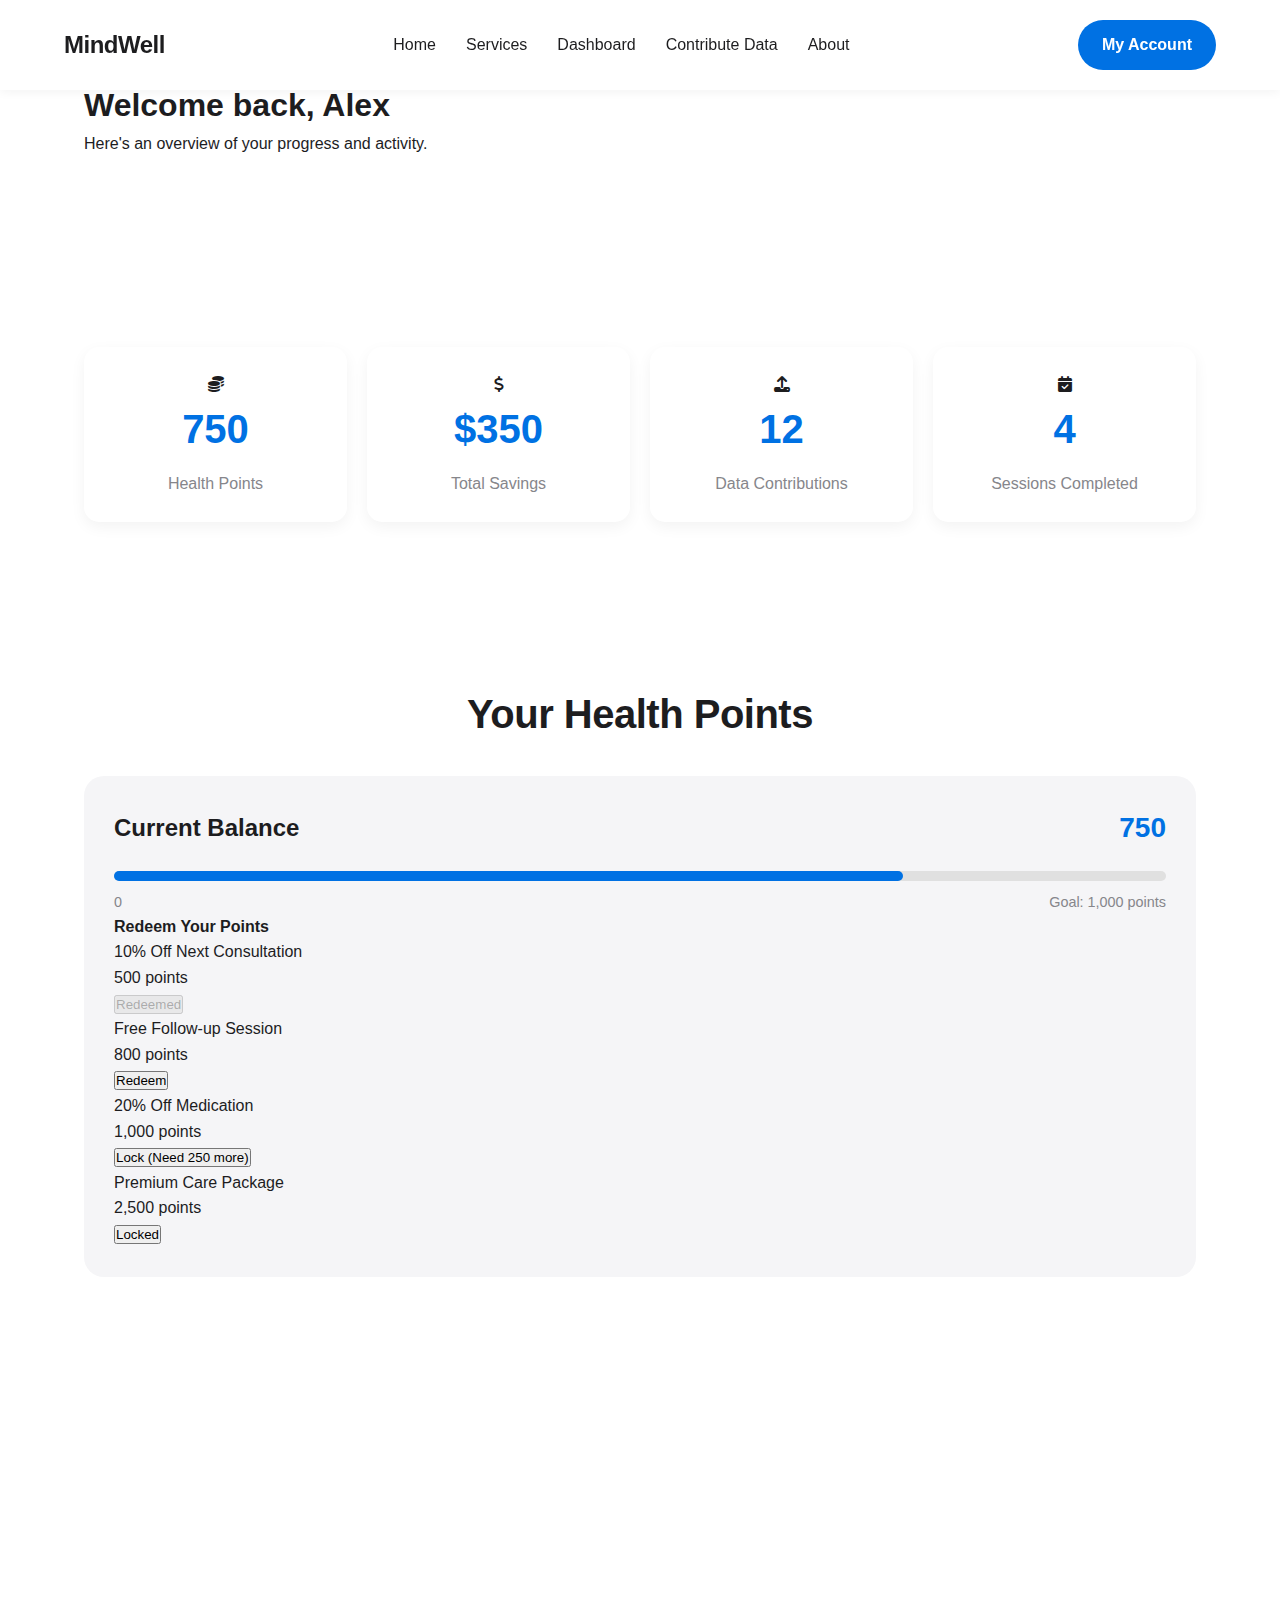
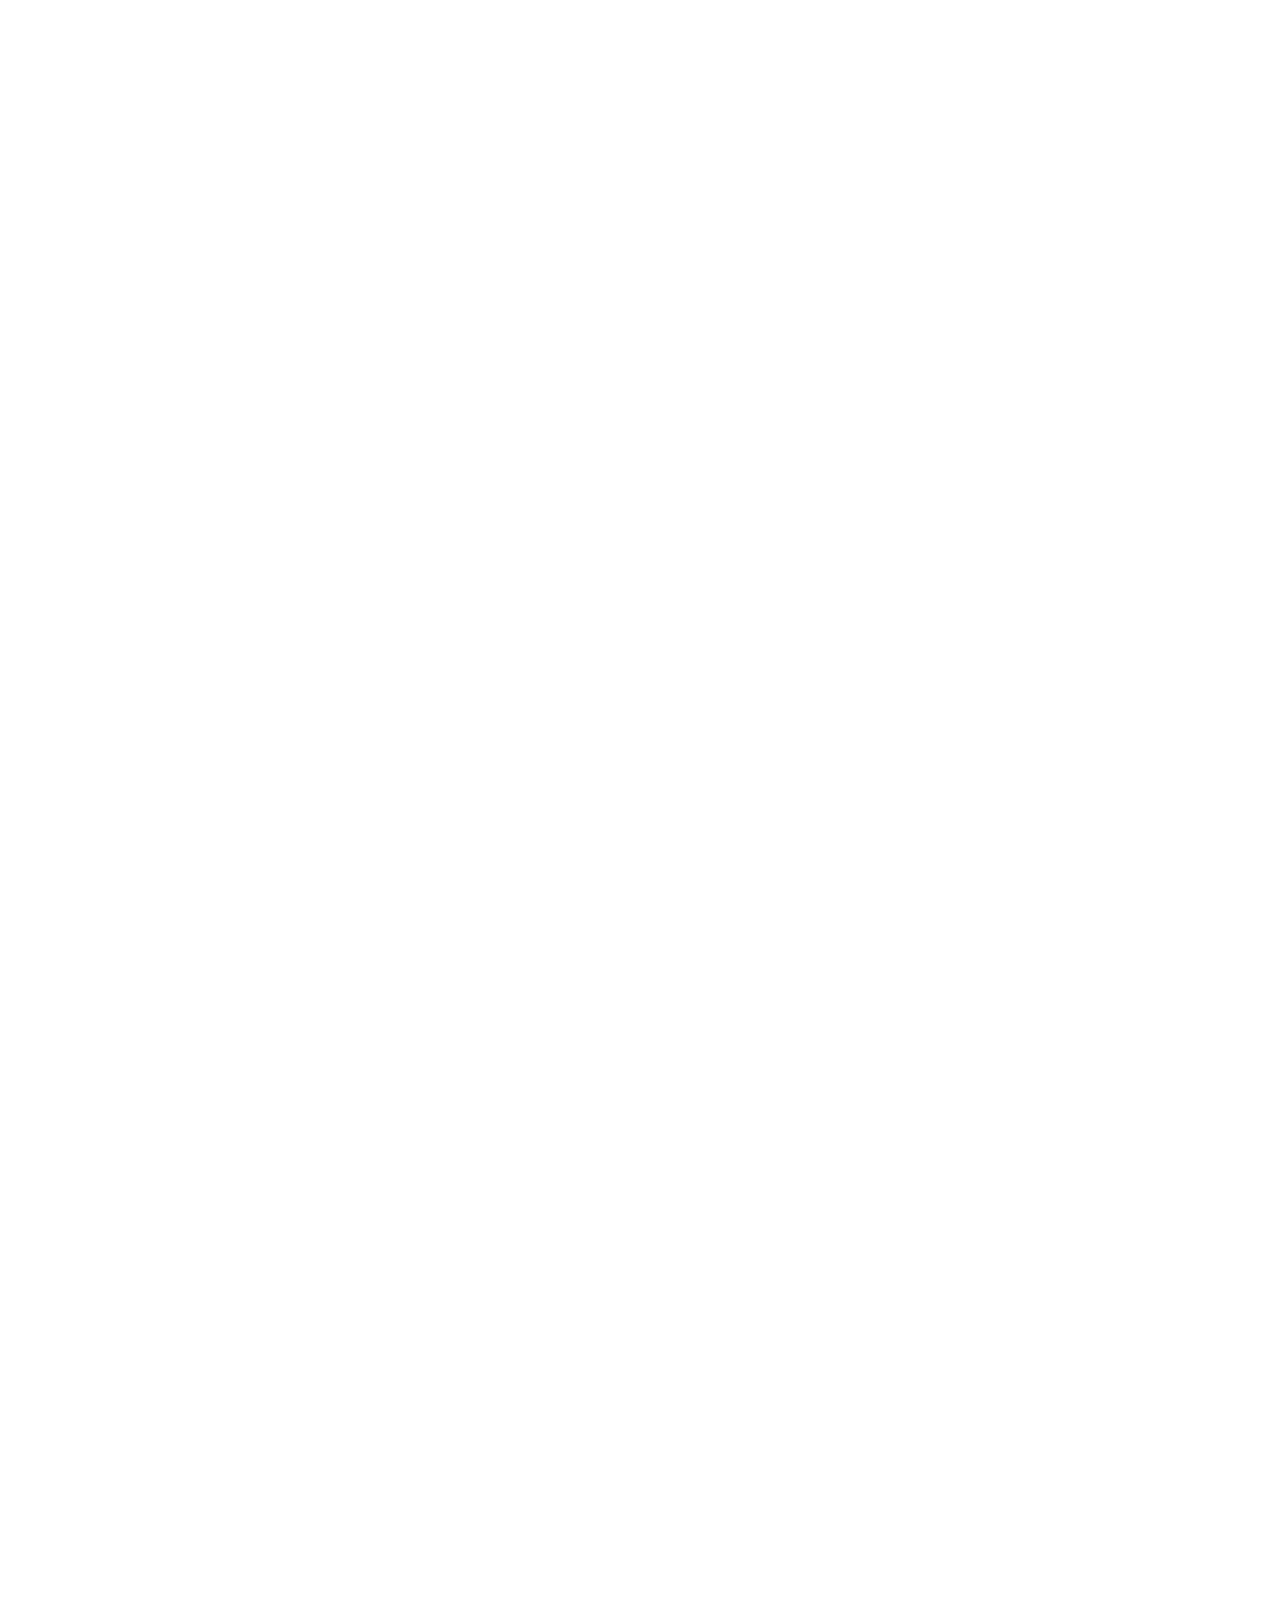
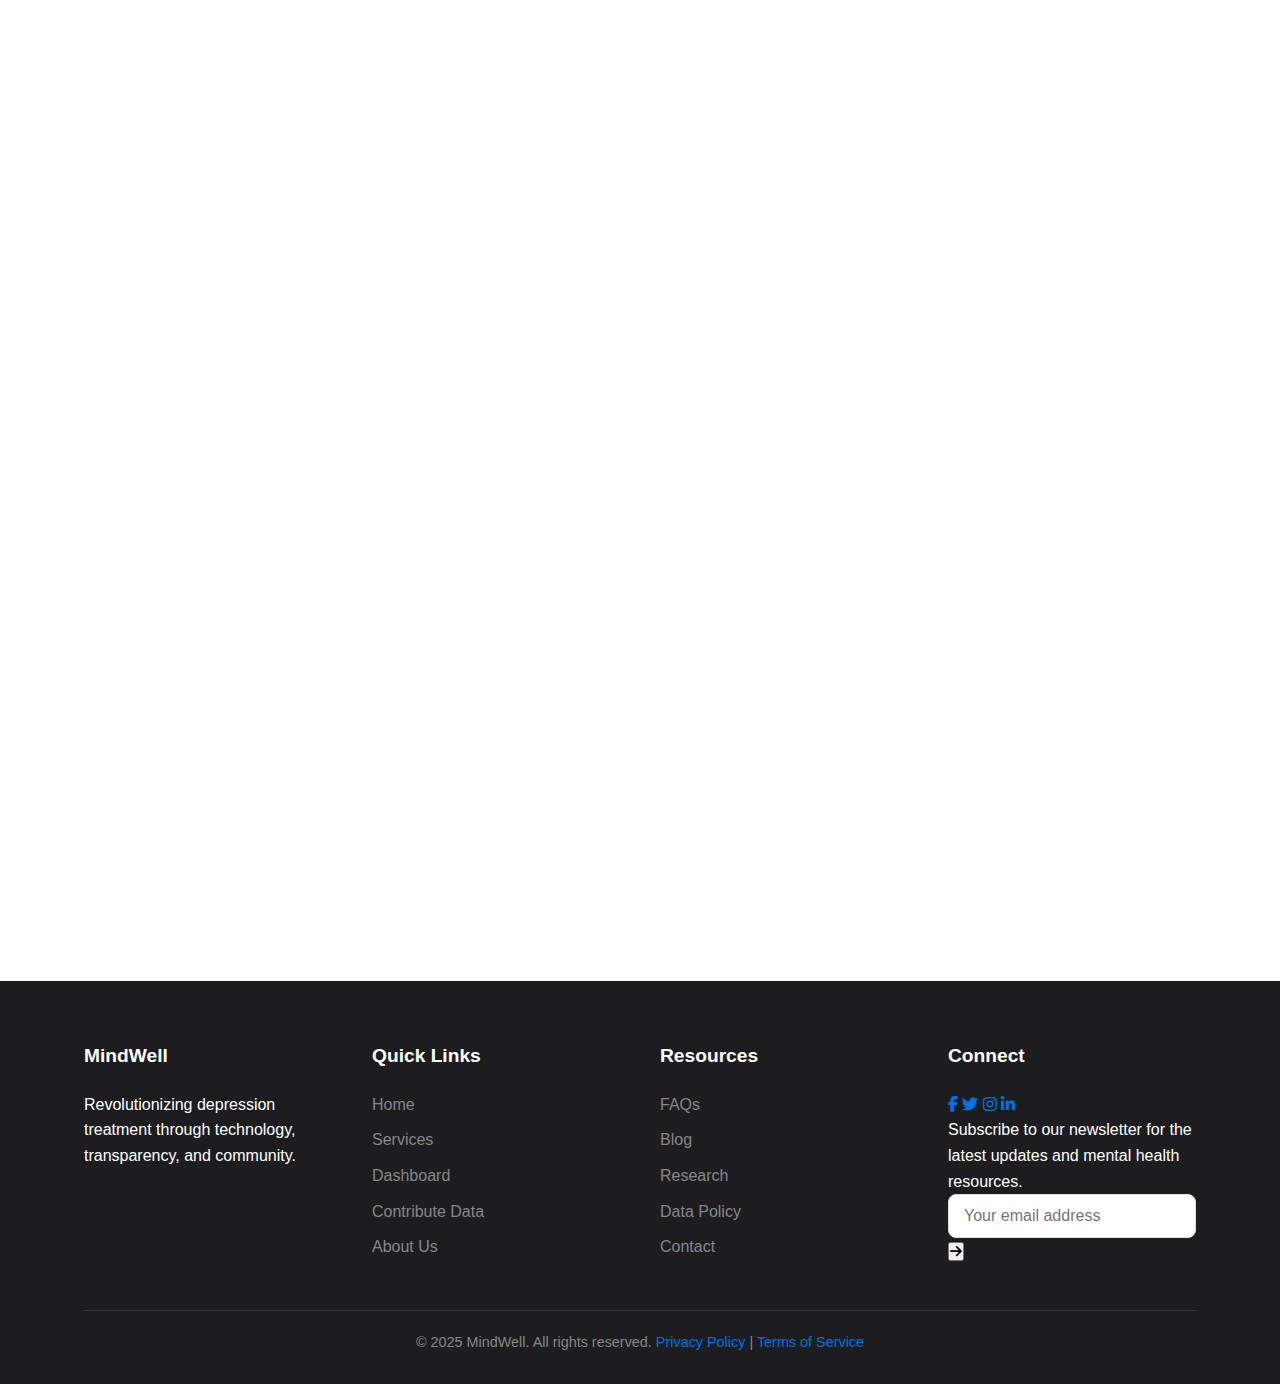
<file: ai/mental-health-platform/pages/dashboard.html>
<!DOCTYPE html>
<html lang="en">
<head>
  <meta charset="UTF-8">
  <meta name="viewport" content="width=device-width, initial-scale=1.0">
  <title>Dashboard | MindWell</title>
  <link rel="stylesheet" href="../css/style.css">
  <link rel="stylesheet" href="https://cdnjs.cloudflare.com/ajax/libs/font-awesome/6.2.0/css/all.min.css">
  <link rel="apple-touch-icon" sizes="180x180" href="../images/favicon/apple-touch-icon.png">
  <link rel="icon" type="image/png" sizes="32x32" href="../images/favicon/favicon-32x32.png">
  <link rel="icon" type="image/png" sizes="16x16" href="../images/favicon/favicon-16x16.png">
</head>
<body>
  <!-- Header & Navigation -->
  <header>
    <div class="container nav-container">
      <div class="logo">
        <a href="../index.html">MindWell</a>
      </div>
      <nav class="nav-links">
        <a href="../index.html">Home</a>
        <a href="services.html">Services</a>
        <a href="dashboard.html" class="active">Dashboard</a>
        <a href="contribute.html">Contribute Data</a>
        <a href="about.html">About</a>
      </nav>
      <a href="#" class="cta-button">My Account</a>
    </div>
  </header>

  <!-- Dashboard Header -->
  <section class="dashboard-header">
    <div class="container">
      <div class="dashboard-welcome animate-fade-in">
        <h1>Welcome back, Alex</h1>
        <p>Here's an overview of your progress and activity.</p>
      </div>
    </div>
  </section>

  <!-- Dashboard Overview -->
  <section class="dashboard-overview">
    <div class="container">
      <div class="dashboard-stats">
        <div class="stat-card animate-fade-in">
          <div class="stat-icon">
            <i class="fas fa-coins"></i>
          </div>
          <div class="stat-number">750</div>
          <div class="stat-label">Health Points</div>
        </div>
        
        <div class="stat-card animate-fade-in">
          <div class="stat-icon">
            <i class="fas fa-dollar-sign"></i>
          </div>
          <div class="stat-number">$350</div>
          <div class="stat-label">Total Savings</div>
        </div>
        
        <div class="stat-card animate-fade-in">
          <div class="stat-icon">
            <i class="fas fa-upload"></i>
          </div>
          <div class="stat-number">12</div>
          <div class="stat-label">Data Contributions</div>
        </div>
        
        <div class="stat-card animate-fade-in">
          <div class="stat-icon">
            <i class="fas fa-calendar-check"></i>
          </div>
          <div class="stat-number">4</div>
          <div class="stat-label">Sessions Completed</div>
        </div>
      </div>
    </div>
  </section>

  <!-- Health Points Section -->
  <section class="health-points-section">
    <div class="container">
      <h2 class="section-title animate-fade-in">Your Health Points</h2>
      
      <div class="points-container animate-fade-in">
        <div class="points-header">
          <h3 class="points-title">Current Balance</h3>
          <div class="points-total">750</div>
        </div>
        
        <div class="points-progress">
          <div class="points-bar" style="width: 0%"></div>
        </div>
        
        <div class="points-goal">
          <span>0</span>
          <span>Goal: 1,000 points</span>
        </div>
        
        <div class="points-milestones">
          <h4>Redeem Your Points</h4>
          <div class="milestone">
            <div class="milestone-info">
              <div class="milestone-title">10% Off Next Consultation</div>
              <div class="milestone-points">500 points</div>
            </div>
            <button class="milestone-button" disabled>Redeemed</button>
          </div>
          
          <div class="milestone">
            <div class="milestone-info">
              <div class="milestone-title">Free Follow-up Session</div>
              <div class="milestone-points">800 points</div>
            </div>
            <button class="milestone-button">Redeem</button>
          </div>
          
          <div class="milestone">
            <div class="milestone-info">
              <div class="milestone-title">20% Off Medication</div>
              <div class="milestone-points">1,000 points</div>
            </div>
            <button class="milestone-button secondary">Lock (Need 250 more)</button>
          </div>
          
          <div class="milestone">
            <div class="milestone-info">
              <div class="milestone-title">Premium Care Package</div>
              <div class="milestone-points">2,500 points</div>
            </div>
            <button class="milestone-button secondary">Locked</button>
          </div>
        </div>
      </div>
      
      <div class="points-history animate-fade-in">
        <h3>Points History</h3>
        <div class="history-list">
          <div class="history-item">
            <div class="history-info">
              <div class="history-title">Daily Mood Tracker</div>
              <div class="history-date">April 18, 2025</div>
            </div>
            <div class="history-points">+25 points</div>
          </div>
          
          <div class="history-item">
            <div class="history-info">
              <div class="history-title">Therapy Session Feedback</div>
              <div class="history-date">April 15, 2025</div>
            </div>
            <div class="history-points">+50 points</div>
          </div>
          
          <div class="history-item">
            <div class="history-info">
              <div class="history-title">Voice Journal Entry</div>
              <div class="history-date">April 12, 2025</div>
            </div>
            <div class="history-points">+35 points</div>
          </div>
          
          <div class="history-item">
            <div class="history-info">
              <div class="history-title">10% Discount Redemption</div>
              <div class="history-date">April 10, 2025</div>
            </div>
            <div class="history-points red">-500 points</div>
          </div>
          
          <div class="history-item">
            <div class="history-info">
              <div class="history-title">Monthly Assessment</div>
              <div class="history-date">April 5, 2025</div>
            </div>
            <div class="history-points">+100 points</div>
          </div>
        </div>
      </div>
    </div>
  </section>

  <!-- Treatment Progress Section -->
  <section class="treatment-progress">
    <div class="container">
      <h2 class="section-title animate-fade-in">Your Treatment Journey</h2>
      
      <div class="treatment-timeline animate-fade-in">
        <div class="timeline-item complete">
          <div class="timeline-marker"></div>
          <div class="timeline-content">
            <h3>Initial Assessment</h3>
            <p>Completed on March 25, 2025</p>
            <div class="timeline-details">
              <div class="timeline-detail">
                <strong>AI Severity Score:</strong> 12/20 (Moderate)
              </div>
              <div class="timeline-detail">
                <strong>Recommended Action:</strong> Cognitive Behavioral Therapy
              </div>
            </div>
          </div>
        </div>
        
        <div class="timeline-item complete">
          <div class="timeline-marker"></div>
          <div class="timeline-content">
            <h3>Therapist Matching</h3>
            <p>Completed on March 28, 2025</p>
            <div class="timeline-details">
              <div class="timeline-detail">
                <strong>Matched With:</strong> Dr. Sarah Johnson, Riverside Clinic
              </div>
              <div class="timeline-detail">
                <strong>Specialization:</strong> CBT, Depression, Anxiety
              </div>
            </div>
          </div>
        </div>
        
        <div class="timeline-item complete">
          <div class="timeline-marker"></div>
          <div class="timeline-content">
            <h3>First Session</h3>
            <p>Completed on April 3, 2025</p>
            <div class="timeline-details">
              <div class="timeline-detail">
                <strong>Session Notes:</strong> <a href="#">View Summary</a>
              </div>
              <div class="timeline-detail">
                <strong>Next Steps:</strong> Weekly CBT sessions, Daily mood tracking
              </div>
            </div>
          </div>
        </div>
        
        <div class="timeline-item active">
          <div class="timeline-marker"></div>
          <div class="timeline-content">
            <h3>Ongoing Treatment</h3>
            <p>In progress</p>
            <div class="timeline-details">
              <div class="timeline-detail">
                <strong>Current Focus:</strong> Identifying negative thought patterns
              </div>
              <div class="timeline-detail">
                <strong>Next Session:</strong> April 24, 2025 (3 days from now)
              </div>
              <div class="timeline-actions">
                <a href="#" class="timeline-action">Reschedule</a>
                <a href="#" class="timeline-action">Prepare Notes</a>
              </div>
            </div>
          </div>
        </div>
        
        <div class="timeline-item">
          <div class="timeline-marker"></div>
          <div class="timeline-content">
            <h3>Progress Review</h3>
            <p>Scheduled for May 15, 2025</p>
            <div class="timeline-details">
              <div class="timeline-detail">
                <strong>Type:</strong> Comprehensive evaluation with therapist and AI assessment
              </div>
            </div>
          </div>
        </div>
      </div>
    </div>
  </section>

  <!-- Data Contribution Section -->
  <section class="data-contribution">
    <div class="container">
      <h2 class="section-title animate-fade-in">Your Data Contributions</h2>
      
      <div class="contribution-stats animate-fade-in">
        <div class="contrib-stat">
          <div class="contrib-value">12</div>
          <div class="contrib-label">Total Contributions</div>
        </div>
        
        <div class="contrib-stat">
          <div class="contrib-value">4</div>
          <div class="contrib-label">Research Projects Supported</div>
        </div>
        
        <div class="contrib-stat">
          <div class="contrib-value">315</div>
          <div class="contrib-label">Points Earned from Data</div>
        </div>
      </div>
      
      <div class="data-security animate-fade-in">
        <h3>Data Security Status</h3>
        <div class="security-info">
          <div class="security-item">
            <div class="security-icon secure">
              <i class="fas fa-shield-alt"></i>
            </div>
            <div class="security-detail">
              <div class="security-title">All data desensitized</div>
              <div class="security-description">Personal identifiers automatically removed</div>
            </div>
          </div>
          
          <div class="security-item">
            <div class="security-icon secure">
              <i class="fas fa-lock"></i>
            </div>
            <div class="security-detail">
              <div class="security-title">Blockchain tracking active</div>
              <div class="security-description">12 access records in ledger</div>
            </div>
          </div>
          
          <div class="security-item">
            <div class="security-icon secure">
              <i class="fas fa-user-shield"></i>
            </div>
            <div class="security-detail">
              <div class="security-title">Consent preferences up to date</div>
              <div class="security-description">Last updated: April 10, 2025</div>
            </div>
          </div>
        </div>
      </div>
      
      <div class="quick-actions animate-fade-in">
        <h3>Quick Actions</h3>
        <div class="action-buttons">
          <a href="contribute.html" class="action-button">
            <i class="fas fa-plus"></i>
            <span>Add New Data</span>
          </a>
          
          <a href="#" class="action-button">
            <i class="fas fa-sliders-h"></i>
            <span>Manage Consent</span>
          </a>
          
          <a href="#" class="action-button">
            <i class="fas fa-file-alt"></i>
            <span>View Access Log</span>
          </a>
          
          <a href="#" class="action-button">
            <i class="fas fa-calendar-alt"></i>
            <span>Schedule Session</span>
          </a>
        </div>
      </div>
    </div>
  </section>

  <!-- Personalized Insights Section -->
  <section class="personalized-insights">
    <div class="container">
      <h2 class="section-title animate-fade-in">AI Insights</h2>
      <p class="section-subtitle animate-fade-in">Personalized insights based on your data to help you on your journey.</p>
      
      <div class="insights-container animate-fade-in">
        <div class="insight-card">
          <div class="insight-icon">
            <i class="fas fa-chart-line"></i>
          </div>
          <div class="insight-content">
            <h3>Mood Trend Analysis</h3>
            <p>Your mood scores have improved by 18% over the past 4 weeks, indicating positive progress with your current treatment plan.</p>
            <a href="#" class="insight-link">See detailed analysis</a>
          </div>
        </div>
        
        <div class="insight-card">
          <div class="insight-icon">
            <i class="fas fa-lightbulb"></i>
          </div>
          <div class="insight-content">
            <h3>Behavioral Pattern</h3>
            <p>Our AI has detected a correlation between your sleep quality and mood. Consider tracking your sleep more closely and discussing this with your therapist.</p>
            <a href="#" class="insight-link">Get sleep improvement tips</a>
          </div>
        </div>
        
        <div class="insight-card">
          <div class="insight-icon">
            <i class="fas fa-calendar-day"></i>
          </div>
          <div class="insight-content">
            <h3>Upcoming Challenge</h3>
            <p>Based on your past patterns, next week may be challenging. We've prepared some preemptive coping strategies to help you navigate this period.</p>
            <a href="#" class="insight-link">View coping strategies</a>
          </div>
        </div>
      </div>
    </div>
  </section>

  <!-- CTA Section -->
  <section class="dashboard-cta">
    <div class="container">
      <div class="cta-content animate-fade-in">
        <h2>Ready to contribute more data?</h2>
        <p>Share your experiences to earn more health points and help advance depression research.</p>
        <a href="contribute.html" class="cta-button">Contribute Now</a>
      </div>
    </div>
  </section>

  <!-- Footer -->
  <footer>
    <div class="container">
      <div class="footer-content">
        <div class="footer-column">
          <h3>MindWell</h3>
          <p>Revolutionizing depression treatment through technology, transparency, and community.</p>
        </div>
        
        <div class="footer-column">
          <h3>Quick Links</h3>
          <ul class="footer-links">
            <li><a href="../index.html">Home</a></li>
            <li><a href="services.html">Services</a></li>
            <li><a href="dashboard.html">Dashboard</a></li>
            <li><a href="contribute.html">Contribute Data</a></li>
            <li><a href="about.html">About Us</a></li>
          </ul>
        </div>
        
        <div class="footer-column">
          <h3>Resources</h3>
          <ul class="footer-links">
            <li><a href="faq.html">FAQs</a></li>
            <li><a href="blog.html">Blog</a></li>
            <li><a href="research.html">Research</a></li>
            <li><a href="data-policy.html">Data Policy</a></li>
            <li><a href="contact.html">Contact</a></li>
          </ul>
        </div>
        
        <div class="footer-column">
          <h3>Connect</h3>
          <div class="social-links">
            <a href="#"><i class="fab fa-facebook-f"></i></a>
            <a href="#"><i class="fab fa-twitter"></i></a>
            <a href="#"><i class="fab fa-instagram"></i></a>
            <a href="#"><i class="fab fa-linkedin-in"></i></a>
          </div>
          <p>Subscribe to our newsletter for the latest updates and mental health resources.</p>
          <form class="newsletter-form">
            <input type="email" placeholder="Your email address">
            <button type="submit"><i class="fas fa-arrow-right"></i></button>
          </form>
        </div>
      </div>
      
      <div class="footer-bottom">
        <p>&copy; 2025 MindWell. All rights reserved. <a href="privacy.html">Privacy Policy</a> | <a href="terms.html">Terms of Service</a></p>
      </div>
    </div>
  </footer>

  <script src="../js/main.js"></script>
</body>
</html>
</file>
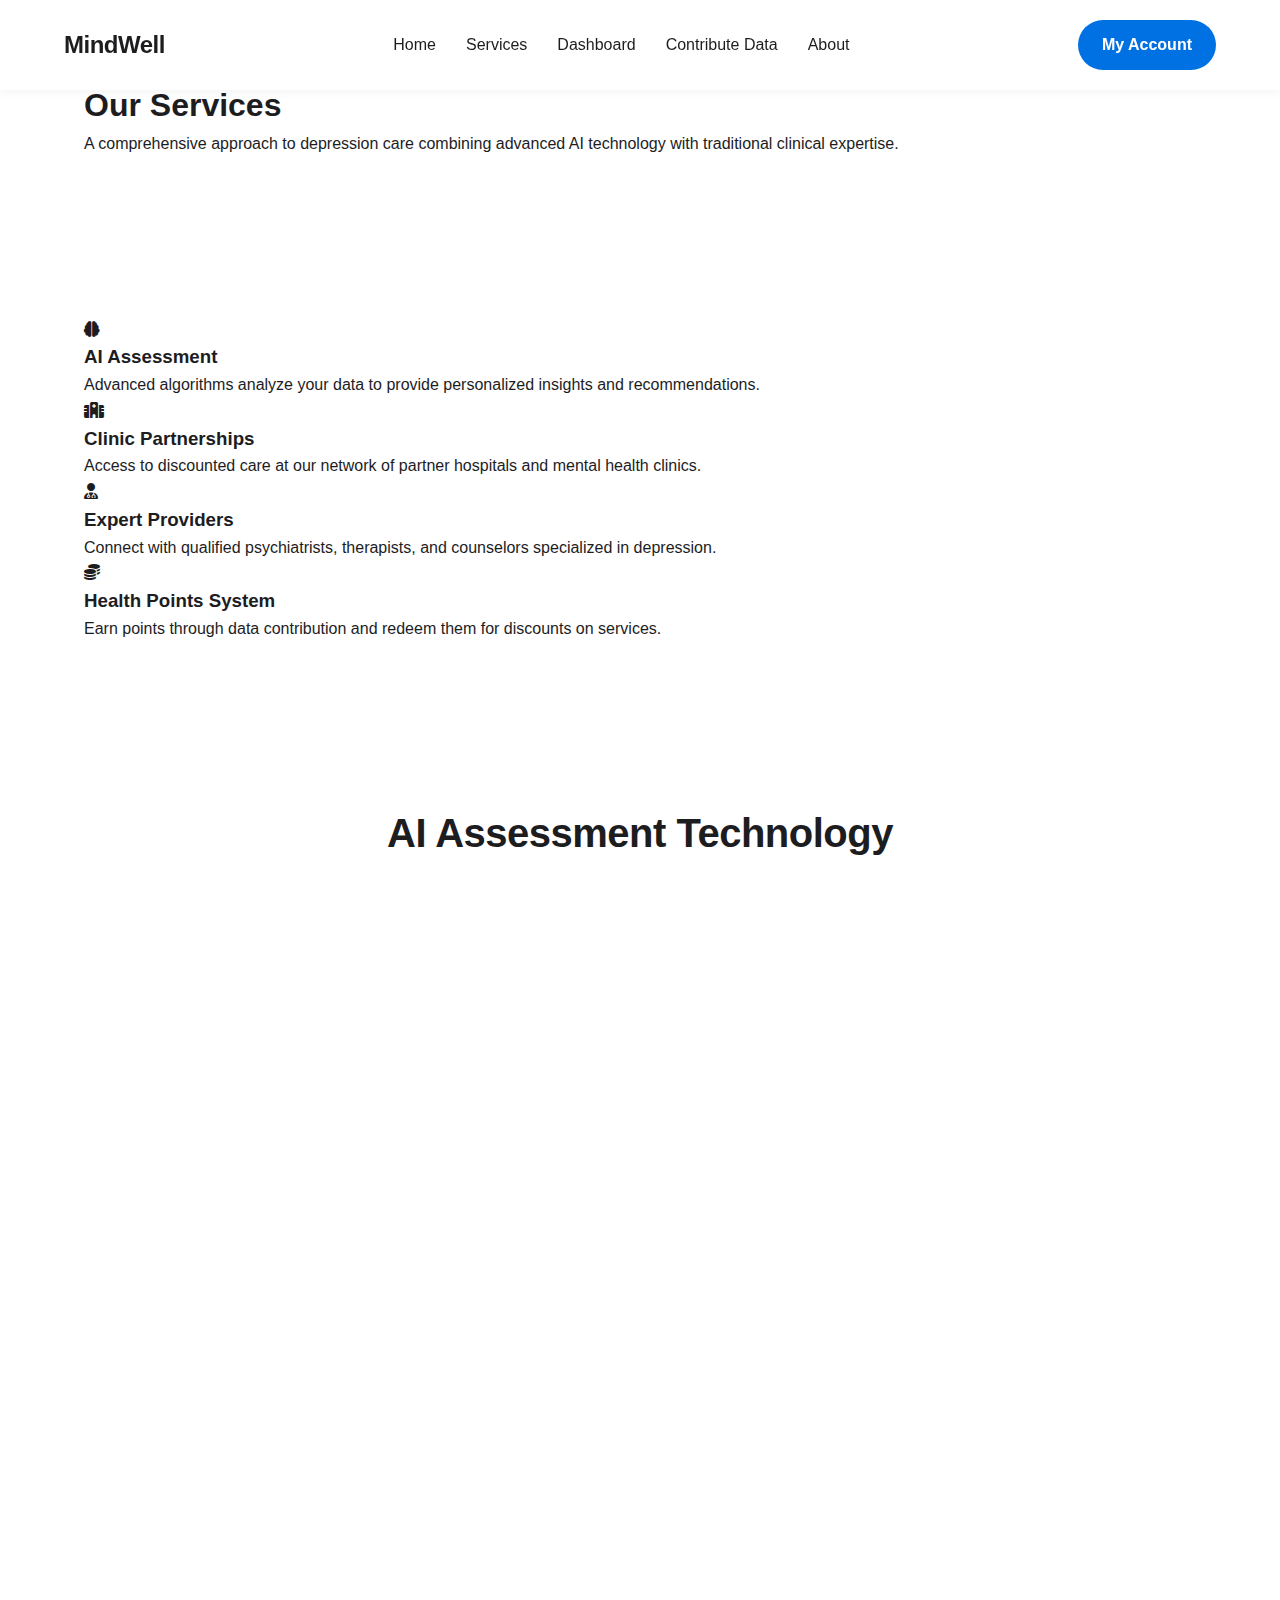
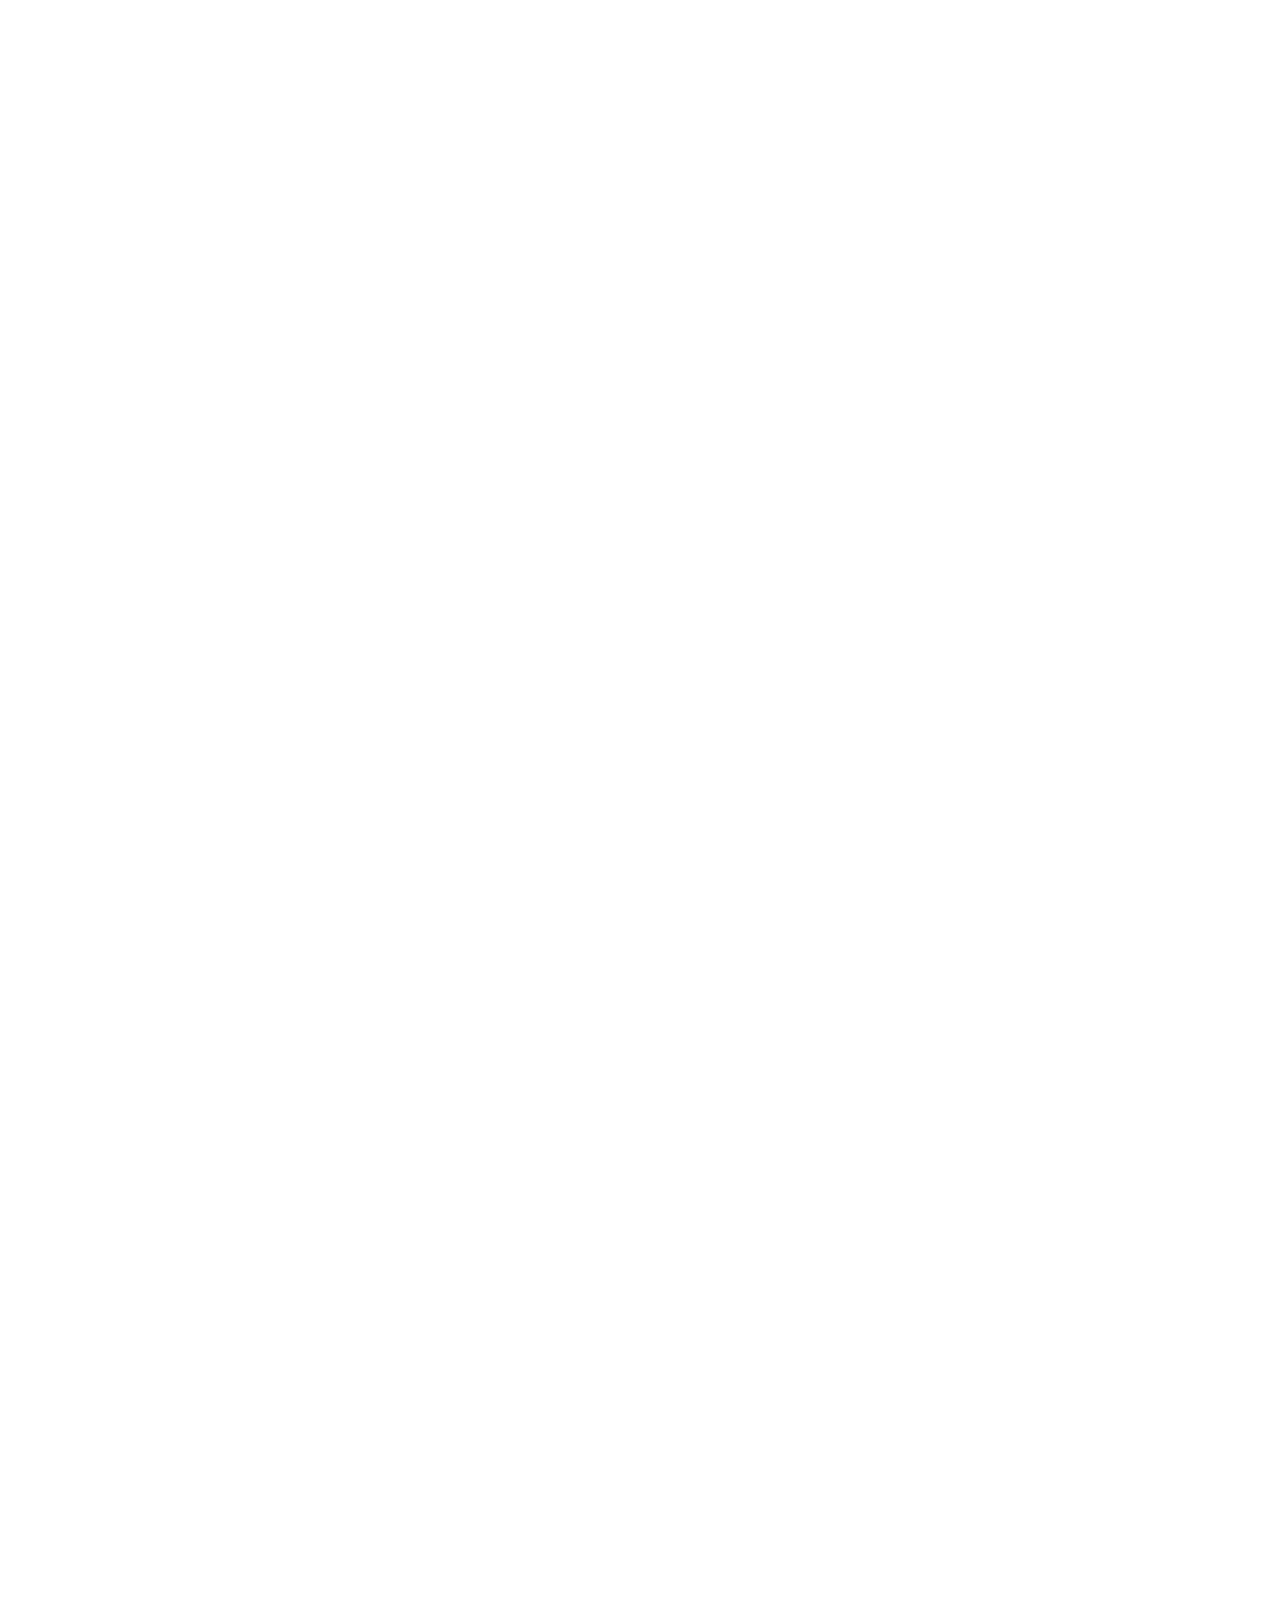
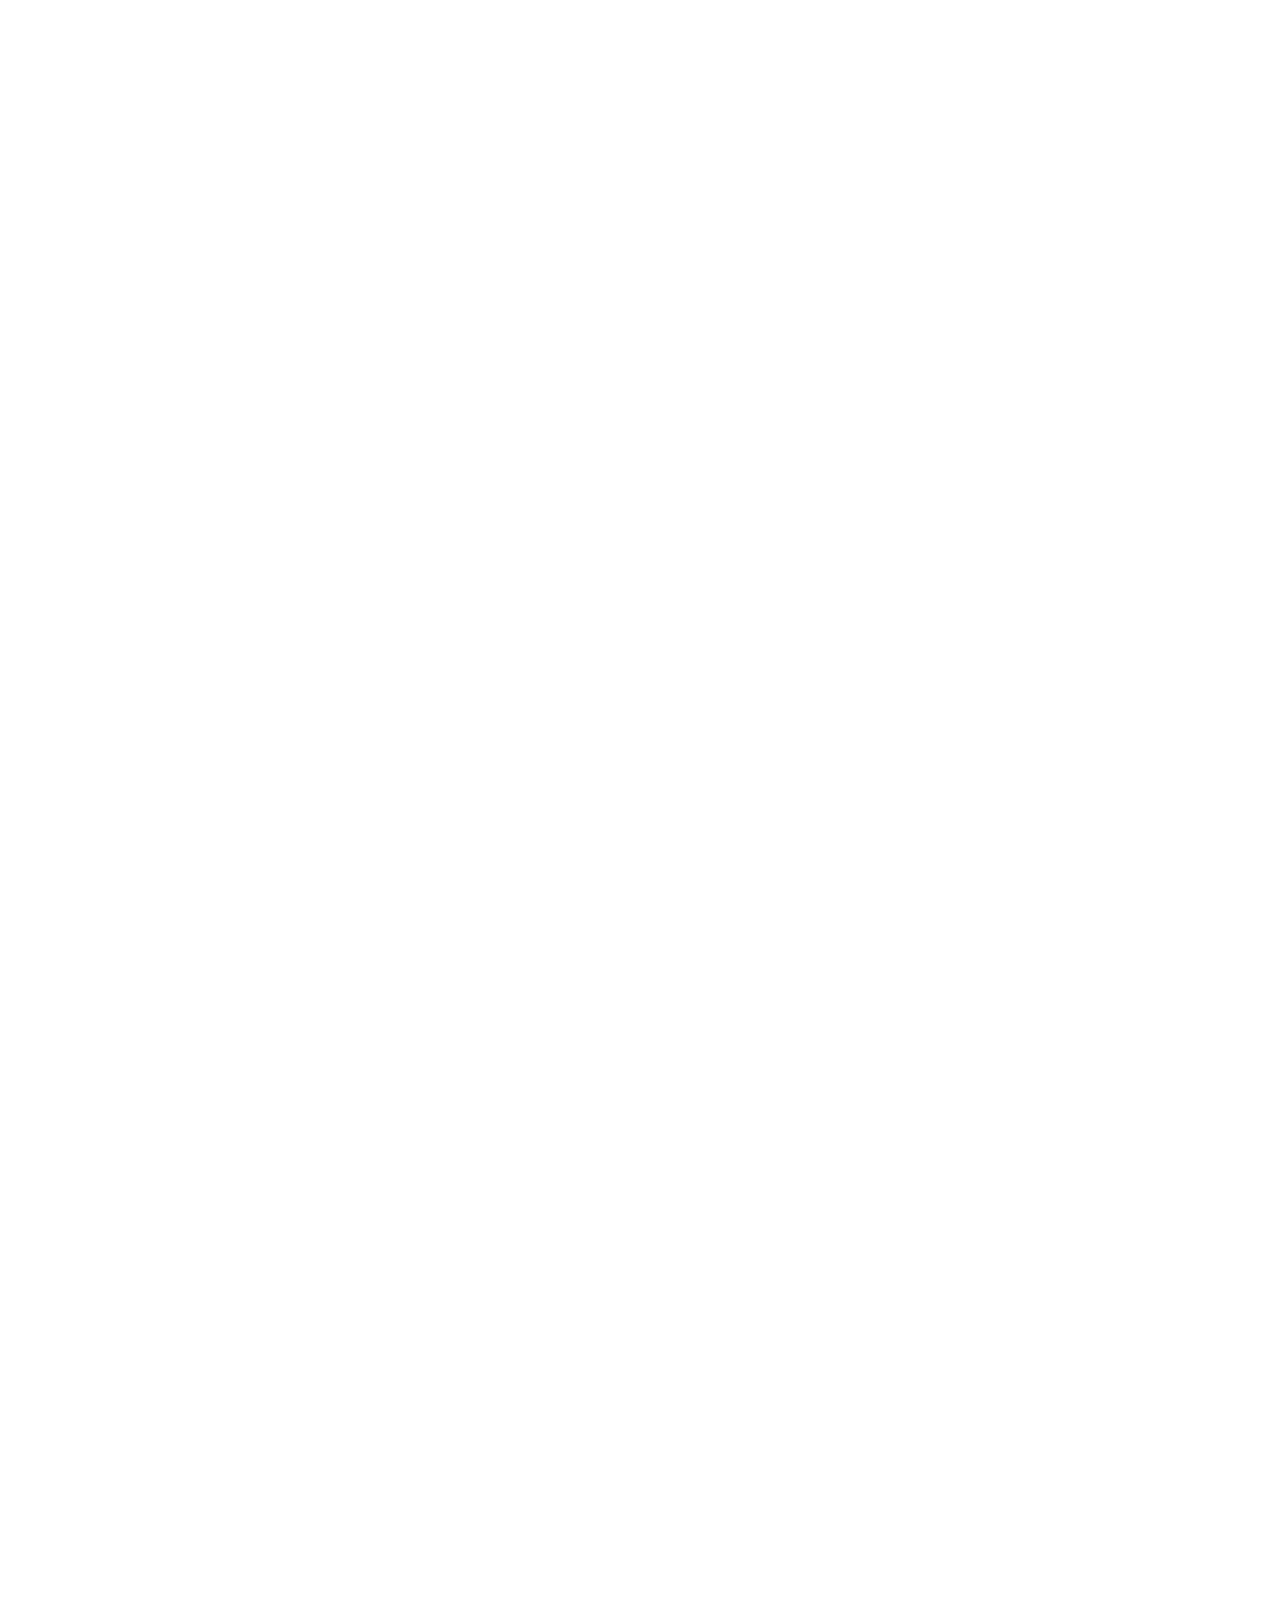
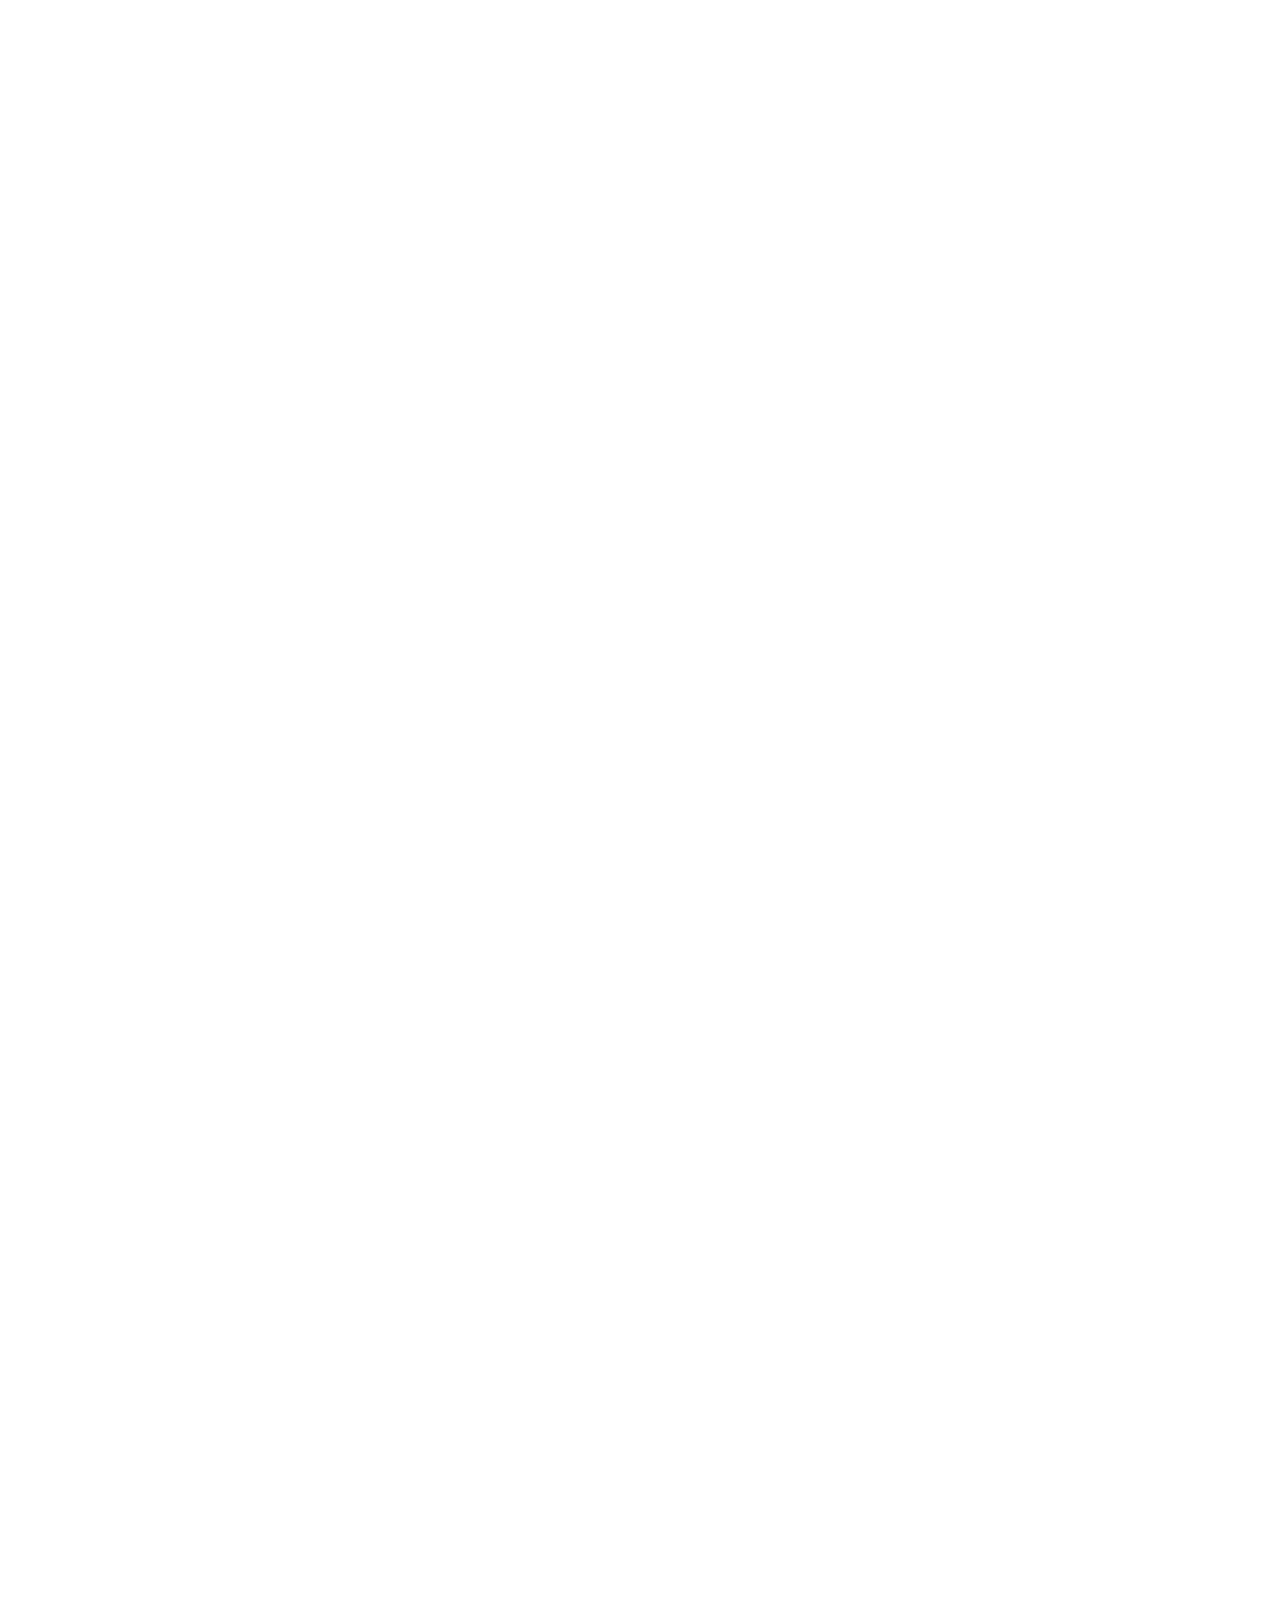
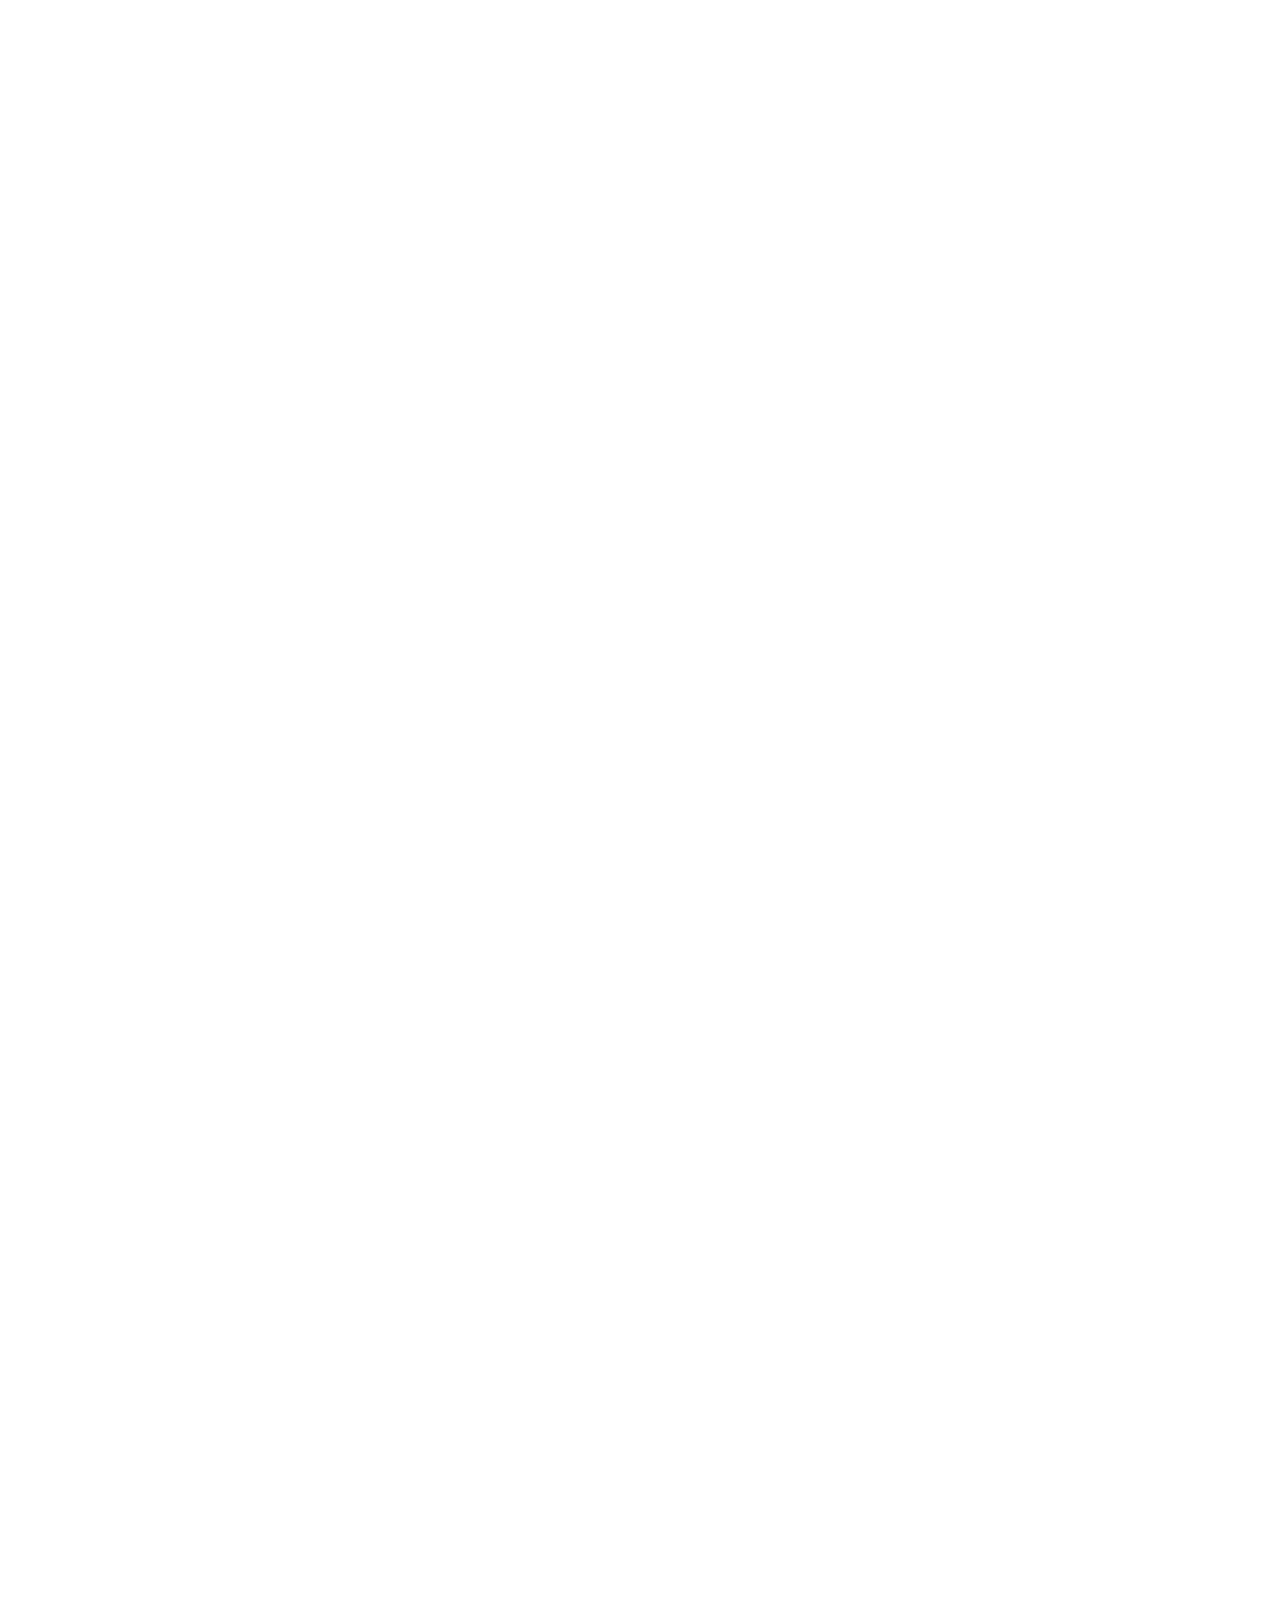
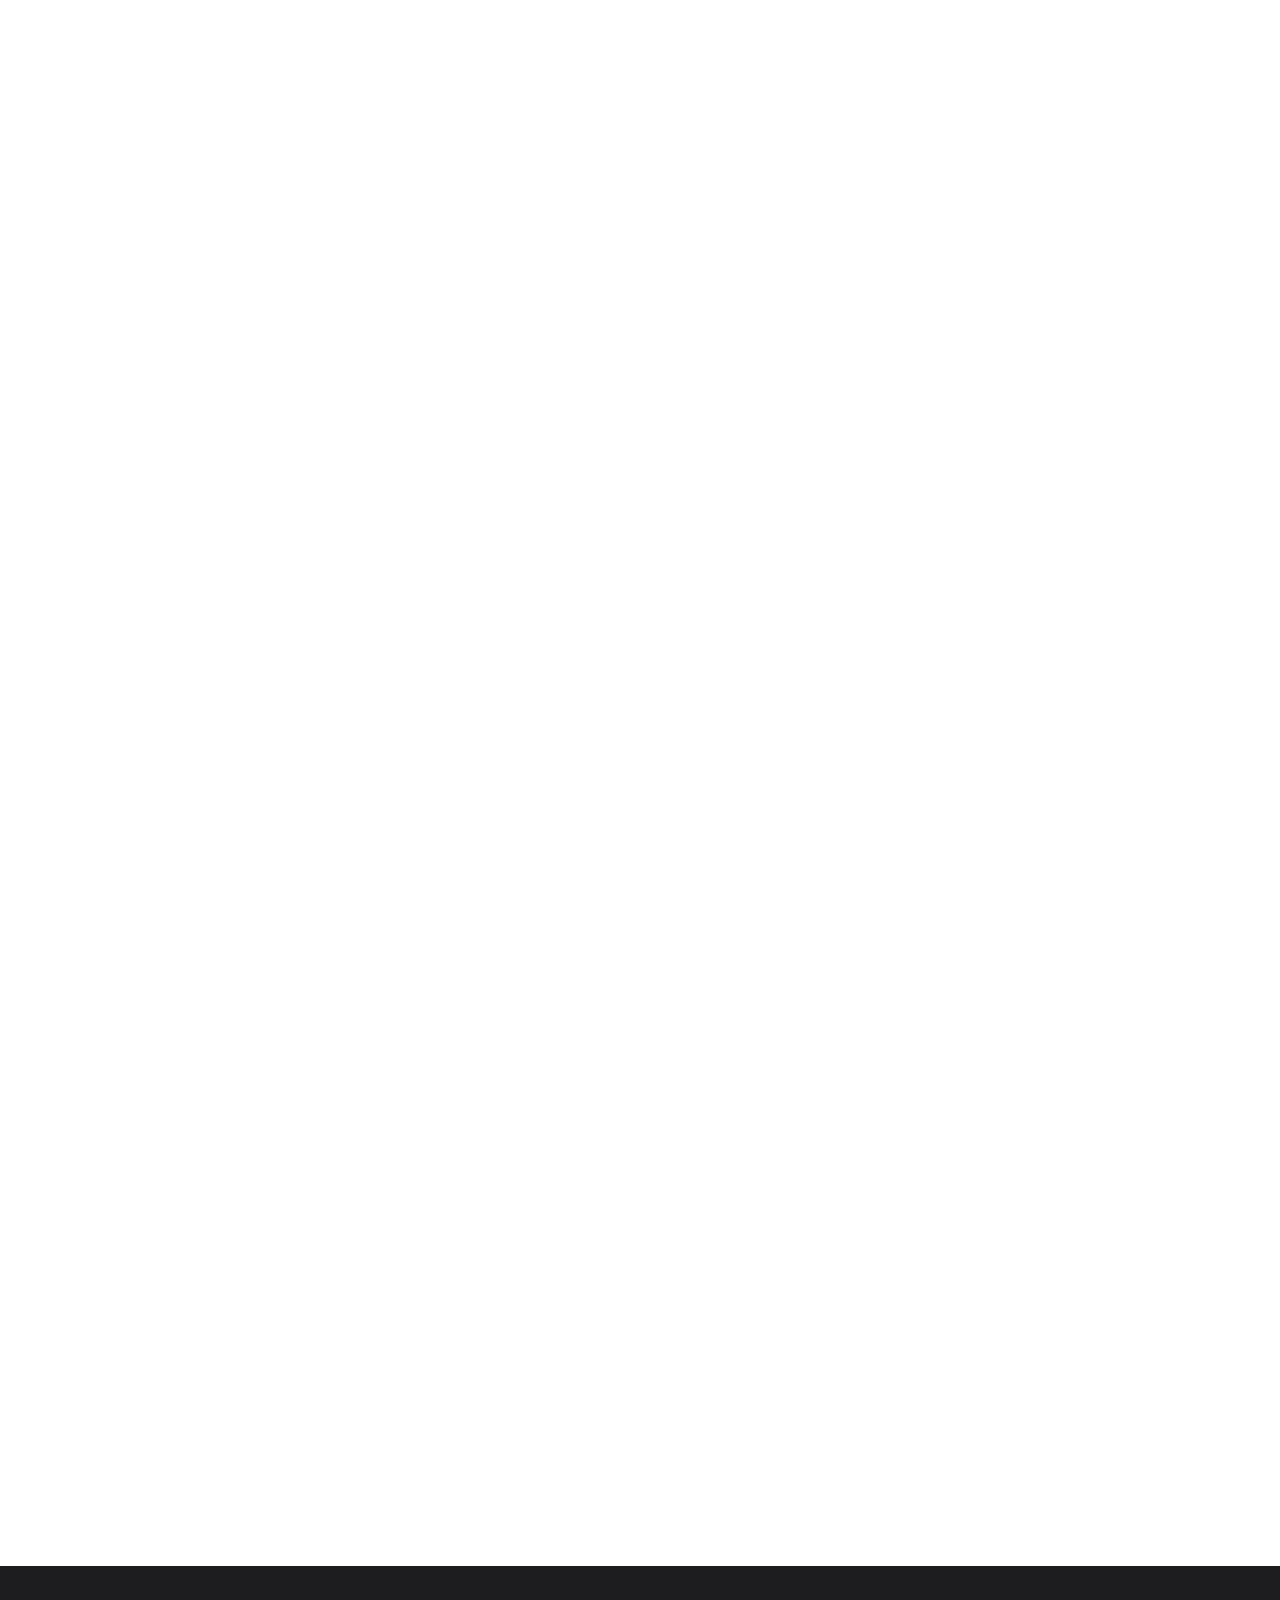
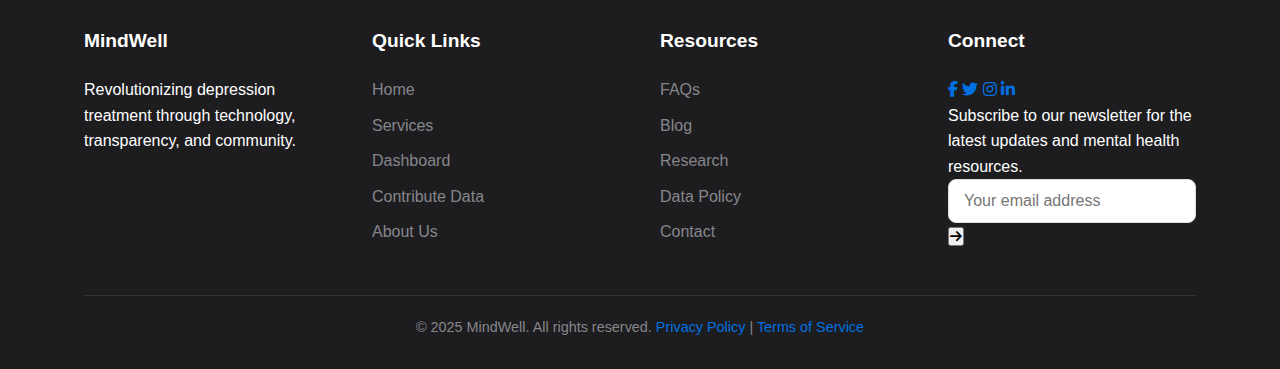
<file: ai/mental-health-platform/pages/services.html>
<!DOCTYPE html>
<html lang="en">
<head>
  <meta charset="UTF-8">
  <meta name="viewport" content="width=device-width, initial-scale=1.0">
  <title>Services | MindWell</title>
  <link rel="stylesheet" href="../css/style.css">
  <link rel="stylesheet" href="https://cdnjs.cloudflare.com/ajax/libs/font-awesome/6.2.0/css/all.min.css">
  <link rel="apple-touch-icon" sizes="180x180" href="../images/favicon/apple-touch-icon.png">
  <link rel="icon" type="image/png" sizes="32x32" href="../images/favicon/favicon-32x32.png">
  <link rel="icon" type="image/png" sizes="16x16" href="../images/favicon/favicon-16x16.png">
</head>
<body>
  <!-- Header & Navigation -->
  <header>
    <div class="container nav-container">
      <div class="logo">
        <a href="../index.html">MindWell</a>
      </div>
      <nav class="nav-links">
        <a href="../index.html">Home</a>
        <a href="services.html" class="active">Services</a>
        <a href="dashboard.html">Dashboard</a>
        <a href="contribute.html">Contribute Data</a>
        <a href="about.html">About</a>
      </nav>
      <a href="#" class="cta-button">My Account</a>
    </div>
  </header>

  <!-- Services Header -->
  <section class="services-header">
    <div class="container">
      <div class="services-intro animate-fade-in">
        <h1>Our Services</h1>
        <p>A comprehensive approach to depression care combining advanced AI technology with traditional clinical expertise.</p>
      </div>
    </div>
  </section>

  <!-- Services Overview -->
  <section class="services-overview">
    <div class="container">
      <div class="overview-grid animate-fade-in">
        <div class="overview-item">
          <div class="overview-icon">
            <i class="fas fa-brain"></i>
          </div>
          <h3>AI Assessment</h3>
          <p>Advanced algorithms analyze your data to provide personalized insights and recommendations.</p>
        </div>
        
        <div class="overview-item">
          <div class="overview-icon">
            <i class="fas fa-hospital"></i>
          </div>
          <h3>Clinic Partnerships</h3>
          <p>Access to discounted care at our network of partner hospitals and mental health clinics.</p>
        </div>
        
        <div class="overview-item">
          <div class="overview-icon">
            <i class="fas fa-user-md"></i>
          </div>
          <h3>Expert Providers</h3>
          <p>Connect with qualified psychiatrists, therapists, and counselors specialized in depression.</p>
        </div>
        
        <div class="overview-item">
          <div class="overview-icon">
            <i class="fas fa-coins"></i>
          </div>
          <h3>Health Points System</h3>
          <p>Earn points through data contribution and redeem them for discounts on services.</p>
        </div>
      </div>
    </div>
  </section>

  <!-- AI Assessment Section -->
  <section class="ai-assessment-section">
    <div class="container">
      <h2 class="section-title animate-fade-in">AI Assessment Technology</h2>
      <p class="section-subtitle animate-fade-in">Our proprietary AI system helps identify patterns, predict outcomes, and personalize your care journey.</p>
      
      <div class="assessment-features animate-fade-in">
        <div class="feature-card">
          <div class="feature-icon">
            <i class="fas fa-chart-line"></i>
          </div>
          <h3 class="feature-title">Pattern Recognition</h3>
          <p class="feature-text">Our AI identifies patterns in your mood, behavior, and responses to treatment that might be missed by traditional methods.</p>
        </div>
        
        <div class="feature-card">
          <div class="feature-icon">
            <i class="fas fa-fingerprint"></i>
          </div>
          <h3 class="feature-title">Personalized Insights</h3>
          <p class="feature-text">Receive tailored recommendations based on your unique profile, symptom patterns, and response history.</p>
        </div>
        
        <div class="feature-card">
          <div class="feature-icon">
            <i class="fas fa-heartbeat"></i>
          </div>
          <h3 class="feature-title">Early Detection</h3>
          <p class="feature-text">Identify potential warning signs of depression relapse or worsening symptoms before they become severe.</p>
        </div>
        
        <div class="feature-card">
          <div class="feature-icon">
            <i class="fas fa-stethoscope"></i>
          </div>
          <h3 class="feature-title">Clinical Decision Support</h3>
          <p class="feature-text">Provides your healthcare providers with AI-generated insights to enhance treatment decisions and improve outcomes.</p>
        </div>
      </div>
      
      <div class="assessment-process animate-fade-in">
        <h3>How AI Assessment Works</h3>
        <div class="process-steps">
          <div class="process-step">
            <div class="step-number">1</div>
            <div class="step-content">
              <h4>Data Collection</h4>
              <p>Contribute your data through mood tracking, journaling, and treatment feedback.</p>
            </div>
          </div>
          
          <div class="process-step">
            <div class="step-number">2</div>
            <div class="step-content">
              <h4>AI Analysis</h4>
              <p>Our secure AI system analyzes patterns and compares them with millions of data points.</p>
            </div>
          </div>
          
          <div class="process-step">
            <div class="step-number">3</div>
            <div class="step-content">
              <h4>Personalized Report</h4>
              <p>Receive detailed insights about your condition and recommended next steps.</p>
            </div>
          </div>
          
          <div class="process-step">
            <div class="step-number">4</div>
            <div class="step-content">
              <h4>Clinical Integration</h4>
              <p>Share your AI assessment with healthcare providers to enhance your treatment plan.</p>
            </div>
          </div>
        </div>
      </div>
    </div>
  </section>

  <!-- Service Packages Section -->
  <section class="service-packages">
    <div class="container">
      <h2 class="section-title animate-fade-in">Our Service Packages</h2>
      <p class="section-subtitle animate-fade-in">Choose the right level of support for your needs, combining AI assessment with professional care.</p>
      
      <div class="packages animate-fade-in">
        <div class="package-card">
          <div class="package-header">
            <h3 class="package-title">AI Essentials</h3>
            <div class="package-price">
              <span class="price">$99</span>
              <span class="period">/ month</span>
            </div>
          </div>
          
          <div class="package-features">
            <ul>
              <li>
                <i class="fas fa-check"></i>
                <span>Comprehensive AI assessment</span>
              </li>
              <li>
                <i class="fas fa-check"></i>
                <span>Unlimited mood tracking</span>
              </li>
              <li>
                <i class="fas fa-check"></i>
                <span>Weekly AI-generated insights</span>
              </li>
              <li>
                <i class="fas fa-check"></i>
                <span>Personalized coping strategies</span>
              </li>
              <li>
                <i class="fas fa-check"></i>
                <span>Access to educational resources</span>
              </li>
              <li class="feature-disabled">
                <i class="fas fa-times"></i>
                <span>Therapy sessions</span>
              </li>
              <li class="feature-disabled">
                <i class="fas fa-times"></i>
                <span>Priority hospital matching</span>
              </li>
            </ul>
          </div>
          
          <div class="package-cta">
            <a href="#" class="cta-button">Get Started</a>
          </div>
        </div>
        
        <div class="package-card featured">
          <div class="package-badge">Most Popular</div>
          <div class="package-header">
            <h3 class="package-title">AI + Therapy</h3>
            <div class="package-price">
              <span class="price">$249</span>
              <span class="period">/ month</span>
            </div>
          </div>
          
          <div class="package-features">
            <ul>
              <li>
                <i class="fas fa-check"></i>
                <span>Everything in AI Essentials</span>
              </li>
              <li>
                <i class="fas fa-check"></i>
                <span>2 teletherapy sessions monthly</span>
              </li>
              <li>
                <i class="fas fa-check"></i>
                <span>AI-assisted session preparation</span>
              </li>
              <li>
                <i class="fas fa-check"></i>
                <span>Therapist-AI collaboration</span>
              </li>
              <li>
                <i class="fas fa-check"></i>
                <span>Treatment progress tracking</span>
              </li>
              <li>
                <i class="fas fa-check"></i>
                <span>15% discount on additional sessions</span>
              </li>
              <li class="feature-disabled">
                <i class="fas fa-times"></i>
                <span>Priority hospital matching</span>
              </li>
            </ul>
          </div>
          
          <div class="package-cta">
            <a href="#" class="cta-button">Get Started</a>
          </div>
        </div>
        
        <div class="package-card">
          <div class="package-header">
            <h3 class="package-title">Comprehensive Care</h3>
            <div class="package-price">
              <span class="price">$399</span>
              <span class="period">/ month</span>
            </div>
          </div>
          
          <div class="package-features">
            <ul>
              <li>
                <i class="fas fa-check"></i>
                <span>Everything in AI + Therapy</span>
              </li>
              <li>
                <i class="fas fa-check"></i>
                <span>4 teletherapy sessions monthly</span>
              </li>
              <li>
                <i class="fas fa-check"></i>
                <span>Monthly psychiatrist consultation</span>
              </li>
              <li>
                <i class="fas fa-check"></i>
                <span>Medication management</span>
              </li>
              <li>
                <i class="fas fa-check"></i>
                <span>Priority hospital matching</span>
              </li>
              <li>
                <i class="fas fa-check"></i>
                <span>Crisis support access</span>
              </li>
              <li>
                <i class="fas fa-check"></i>
                <span>30% discount at partner clinics</span>
              </li>
            </ul>
          </div>
          
          <div class="package-cta">
            <a href="#" class="cta-button">Get Started</a>
          </div>
        </div>
      </div>
      
      <div class="custom-package animate-fade-in">
        <div class="custom-package-content">
          <h3>Need a custom solution?</h3>
          <p>We can tailor a package specifically for your needs and circumstances.</p>
          <a href="contact.html" class="cta-button secondary">Contact Us</a>
        </div>
      </div>
    </div>
  </section>

  <!-- Hospital Partners Section -->
  <section class="hospital-partners">
    <div class="container">
      <h2 class="section-title animate-fade-in">Our Hospital Network</h2>
      <p class="section-subtitle animate-fade-in">Access quality in-person care at discounted rates through our partner network.</p>
      
      <div class="partner-map animate-fade-in">
        <div class="map-container">
          <!-- Map would be inserted here with actual implementation -->
          <div class="map-placeholder">
            <i class="fas fa-map-marked-alt"></i>
            <p>Interactive map of partner locations</p>
          </div>
        </div>
        
        <div class="map-sidebar">
          <h3>Partner Benefits</h3>
          <ul class="partner-benefits">
            <li>
              <i class="fas fa-percentage"></i>
              <span>Discounted rates (15-30% off standard pricing)</span>
            </li>
            <li>
              <i class="fas fa-calendar-check"></i>
              <span>Priority appointment scheduling</span>
            </li>
            <li>
              <i class="fas fa-file-medical"></i>
              <span>Seamless sharing of AI assessment reports</span>
            </li>
            <li>
              <i class="fas fa-user-md"></i>
              <span>Access to depression specialists</span>
            </li>
            <li>
              <i class="fas fa-coins"></i>
              <span>Additional health points for in-network visits</span>
            </li>
          </ul>
          
          <div class="find-partner">
            <input type="text" placeholder="Enter your location">
            <button class="search-button">Find Partners Near Me</button>
          </div>
        </div>
      </div>
      
      <div class="featured-partners animate-fade-in">
        <h3>Featured Partners</h3>
        <div class="partners-grid">
          <div class="partner-card">
            <div class="partner-logo">
              <img src="../images/partner-1.png" alt="City General Hospital">
            </div>
            <h4 class="partner-name">City General Hospital</h4>
            <p class="partner-location">New York, NY</p>
            <div class="partner-specialties">
              <span class="specialty">Inpatient Care</span>
              <span class="specialty">Psychiatry</span>
              <span class="specialty">Group Therapy</span>
            </div>
            <div class="partner-discount">25% discount for members</div>
          </div>
          
          <div class="partner-card">
            <div class="partner-logo">
              <img src="../images/partner-2.png" alt="Mindful Health Clinic">
            </div>
            <h4 class="partner-name">Mindful Health Clinic</h4>
            <p class="partner-location">San Francisco, CA</p>
            <div class="partner-specialties">
              <span class="specialty">CBT</span>
              <span class="specialty">DBT</span>
              <span class="specialty">Mindfulness</span>
            </div>
            <div class="partner-discount">20% discount for members</div>
          </div>
          
          <div class="partner-card">
            <div class="partner-logo">
              <img src="../images/partner-3.png" alt="Riverside Psychiatric Center">
            </div>
            <h4 class="partner-name">Riverside Psychiatric Center</h4>
            <p class="partner-location">Chicago, IL</p>
            <div class="partner-specialties">
              <span class="specialty">Medication Management</span>
              <span class="specialty">TMS Therapy</span>
              <span class="specialty">Assessment</span>
            </div>
            <div class="partner-discount">30% discount for members</div>
          </div>
          
          <div class="partner-card">
            <div class="partner-logo">
              <img src="../images/partner-4.png" alt="Harmony Mental Wellness">
            </div>
            <h4 class="partner-name">Harmony Mental Wellness</h4>
            <p class="partner-location">Austin, TX</p>
            <div class="partner-specialties">
              <span class="specialty">Holistic Approach</span>
              <span class="specialty">Art Therapy</span>
              <span class="specialty">Support Groups</span>
            </div>
            <div class="partner-discount">15% discount for members</div>
          </div>
        </div>
        
        <div class="view-all-partners">
          <a href="network.html" class="view-all-link">View All Partners <i class="fas fa-arrow-right"></i></a>
        </div>
      </div>
    </div>
  </section>

  <!-- Testimonials Section -->
  <section class="testimonials-section">
    <div class="container">
      <h2 class="section-title animate-fade-in">Success Stories</h2>
      <p class="section-subtitle animate-fade-in">Hear from members who have benefited from our services.</p>
      
      <div class="testimonials-slider animate-fade-in">
        <div class="testimonial">
          <div class="testimonial-content">
            <p>"The combination of AI assessment and traditional therapy has been transformative. The AI identified patterns in my behavior that even I hadn't noticed, and my therapist used these insights to tailor our sessions. I've saved over $1,200 on my treatment plan."</p>
          </div>
          <div class="testimonial-author">
            <div class="author-name">Sarah M.</div>
            <div class="author-info">Using AI + Therapy package for 8 months</div>
          </div>
        </div>
        
        <div class="testimonial">
          <div class="testimonial-content">
            <p>"As someone who was reluctant to seek help, the AI Essentials package was the perfect first step. It helped me understand my depression better before I felt ready to talk to a therapist. When I did upgrade to include therapy, I was already well-prepared."</p>
          </div>
          <div class="testimonial-author">
            <div class="author-name">Michael T.</div>
            <div class="author-info">Started with AI Essentials, now on Comprehensive Care</div>
          </div>
        </div>
        
        <div class="testimonial">
          <div class="testimonial-content">
            <p>"The hospital matching service was invaluable during my crisis. The AI detected warning signs and connected me with an affordable specialist within days. The 30% discount made a huge difference for my family's finances during a difficult time."</p>
          </div>
          <div class="testimonial-author">
            <div class="author-name">Jennifer K.</div>
            <div class="author-info">Comprehensive Care member for 6 months</div>
          </div>
        </div>
      </div>
    </div>
  </section>

  <!-- FAQ Section -->
  <section class="faq-section">
    <div class="container">
      <h2 class="section-title animate-fade-in">Frequently Asked Questions</h2>
      
      <div class="faq-list animate-fade-in">
        <div class="faq-item">
          <div class="faq-question">
            <h3>How accurate is the AI assessment?</h3>
            <span class="toggle-icon"><i class="fas fa-plus"></i></span>
          </div>
          <div class="faq-answer">
            <p>Our AI assessment system has been validated in clinical trials with an accuracy rate of 89% compared to assessments by experienced psychiatrists. The system continues to improve as more data is collected and analyzed. However, we always recommend combining AI insights with professional clinical judgment for the best outcomes.</p>
          </div>
        </div>
        
        <div class="faq-item">
          <div class="faq-question">
            <h3>How do health points work?</h3>
            <span class="toggle-icon"><i class="fas fa-plus"></i></span>
          </div>
          <div class="faq-answer">
            <p>Health points are earned by contributing data (such as mood tracking, journaling, and treatment feedback) and engaging with your treatment plan. You earn different amounts of points for different activities, ranging from 10 to 100 points per contribution. These points can be redeemed for discounts on services, ranging from 10% to 50% off, depending on the number of points redeemed.</p>
          </div>
        </div>
        
        <div class="faq-item">
          <div class="faq-question">
            <h3>Can I use my insurance with your services?</h3>
            <span class="toggle-icon"><i class="fas fa-plus"></i></span>
          </div>
          <div class="faq-answer">
            <p>Yes, many of our services, particularly those involving therapy and psychiatry sessions, can be billed to insurance. We work with most major insurance providers, though coverage varies by plan. Our partner hospitals and clinics also accept insurance. Before starting, we'll verify your coverage and provide you with a clear understanding of any out-of-pocket costs.</p>
          </div>
        </div>
        
        <div class="faq-item">
          <div class="faq-question">
            <h3>How is my data protected?</h3>
            <span class="toggle-icon"><i class="fas fa-plus"></i></span>
          </div>
          <div class="faq-answer">
            <p>We take data security very seriously. All personal identifiers are automatically removed from your data before analysis. We use blockchain technology to track all access to your data, ensuring complete transparency. You have granular control over how your data is used, and can opt out of research participation at any time. All systems are HIPAA compliant and undergo regular security audits.</p>
          </div>
        </div>
        
        <div class="faq-item">
          <div class="faq-question">
            <h3>What if I need immediate help?</h3>
            <span class="toggle-icon"><i class="fas fa-plus"></i></span>
          </div>
          <div class="faq-answer">
            <p>If you're experiencing a mental health emergency, please contact emergency services or a crisis hotline immediately. Our platform includes a crisis button that connects you directly to appropriate resources. Comprehensive Care members have access to our urgent support line, which provides immediate guidance and can facilitate expedited appointments with mental health professionals when needed.</p>
          </div>
        </div>
      </div>
    </div>
  </section>

  <!-- CTA Section -->
  <section class="services-cta">
    <div class="container">
      <div class="cta-content animate-fade-in">
        <h2>Ready to start your journey?</h2>
        <p>Choose the right service package for your needs and take the first step towards better mental health.</p>
        <div class="cta-buttons">
          <a href="signup.html" class="cta-button">Get Started</a>
          <a href="contact.html" class="cta-secondary">Contact Us</a>
        </div>
      </div>
    </div>
  </section>

  <!-- Footer -->
  <footer>
    <div class="container">
      <div class="footer-content">
        <div class="footer-column">
          <h3>MindWell</h3>
          <p>Revolutionizing depression treatment through technology, transparency, and community.</p>
        </div>
        
        <div class="footer-column">
          <h3>Quick Links</h3>
          <ul class="footer-links">
            <li><a href="../index.html">Home</a></li>
            <li><a href="services.html">Services</a></li>
            <li><a href="dashboard.html">Dashboard</a></li>
            <li><a href="contribute.html">Contribute Data</a></li>
            <li><a href="about.html">About Us</a></li>
          </ul>
        </div>
        
        <div class="footer-column">
          <h3>Resources</h3>
          <ul class="footer-links">
            <li><a href="faq.html">FAQs</a></li>
            <li><a href="blog.html">Blog</a></li>
            <li><a href="research.html">Research</a></li>
            <li><a href="data-policy.html">Data Policy</a></li>
            <li><a href="contact.html">Contact</a></li>
          </ul>
        </div>
        
        <div class="footer-column">
          <h3>Connect</h3>
          <div class="social-links">
            <a href="#"><i class="fab fa-facebook-f"></i></a>
            <a href="#"><i class="fab fa-twitter"></i></a>
            <a href="#"><i class="fab fa-instagram"></i></a>
            <a href="#"><i class="fab fa-linkedin-in"></i></a>
          </div>
          <p>Subscribe to our newsletter for the latest updates and mental health resources.</p>
          <form class="newsletter-form">
            <input type="email" placeholder="Your email address">
            <button type="submit"><i class="fas fa-arrow-right"></i></button>
          </form>
        </div>
      </div>
      
      <div class="footer-bottom">
        <p>&copy; 2025 MindWell. All rights reserved. <a href="privacy.html">Privacy Policy</a> | <a href="terms.html">Terms of Service</a></p>
      </div>
    </div>
  </footer>

  <script src="../js/main.js"></script>
  <script>
    // FAQ toggle functionality
    document.addEventListener('DOMContentLoaded', function() {
      const faqItems = document.querySelectorAll('.faq-item');
      
      faqItems.forEach(item => {
        const question = item.querySelector('.faq-question');
        
        question.addEventListener('click', () => {
          // Toggle active class on the clicked item
          item.classList.toggle('active');
          
          // Toggle plus/minus icon
          const icon = question.querySelector('.toggle-icon i');
          if (item.classList.contains('active')) {
            icon.classList.remove('fa-plus');
            icon.classList.add('fa-minus');
          } else {
            icon.classList.remove('fa-minus');
            icon.classList.add('fa-plus');
          }
        });
      });
    });
  </script>
</body>
</html>
</file>
<file: ai/mental-health-platform/css/style.css>
/* Main CSS for Mental Health Platform */
:root {
  /* Apple-inspired color palette */
  --primary-color: #0071e3; /* Vibrant blue */
  --secondary-color: #86c5fd; /* Light blue */
  --accent-color: #5ac8fa; /* iOS blue */
  --success-color: #34c759; /* iOS green */
  --warning-color: #ff9500; /* iOS orange */
  --danger-color: #ff3b30; /* iOS red */
  --light-gray: #f5f5f7; /* Apple background gray */
  --medium-gray: #86868b; /* Apple text gray */
  --dark-gray: #1d1d1f; /* Apple dark gray */
  --white: #ffffff;
  
  /* Font settings */
  --font-primary: -apple-system, BlinkMacSystemFont, 'Segoe UI', Roboto, Oxygen, Ubuntu, 'Helvetica Neue', sans-serif;
}

* {
  margin: 0;
  padding: 0;
  box-sizing: border-box;
}

body {
  font-family: var(--font-primary);
  color: var(--dark-gray);
  line-height: 1.6;
  background-color: var(--white);
  overflow-x: hidden;
}

a {
  text-decoration: none;
  color: var(--primary-color);
  transition: color 0.3s ease;
}

a:hover {
  color: var(--secondary-color);
}

.container {
  width: 90%;
  max-width: 1200px;
  margin: 0 auto;
  padding: 0 20px;
}

/* Header & Navigation */
header {
  background-color: rgba(255, 255, 255, 0.8);
  backdrop-filter: blur(10px);
  -webkit-backdrop-filter: blur(10px);
  position: fixed;
  width: 100%;
  top: 0;
  z-index: 1000;
  box-shadow: 0 2px 10px rgba(0, 0, 0, 0.05);
}

.nav-container {
  display: flex;
  justify-content: space-between;
  align-items: center;
  padding: 20px 0;
}

.logo {
  font-size: 1.5rem;
  font-weight: bold;
  letter-spacing: -0.5px;
}

.logo a {
  color: var(--dark-gray);
}

.nav-links {
  display: flex;
  gap: 30px;
}

.nav-links a {
  color: var(--dark-gray);
  font-weight: 500;
  transition: all 0.3s ease;
}

.nav-links a:hover {
  color: var(--primary-color);
}

.cta-button {
  background-color: var(--primary-color);
  color: white;
  padding: 12px 24px;
  border-radius: 30px;
  font-weight: 600;
  transition: all 0.3s ease;
  display: inline-block;
  border: none;
  cursor: pointer;
}

.cta-button:hover {
  background-color: var(--secondary-color);
  transform: translateY(-2px);
  box-shadow: 0 5px 15px rgba(0, 113, 227, 0.3);
  color: white;
}

/* Hero Section */
.hero {
  padding: 120px 0 80px;
  position: relative;
  overflow: hidden;
}

.hero-content {
  max-width: 600px;
  animation: fadeIn 1s ease-in-out;
}

.hero h1 {
  font-size: 3.5rem;
  line-height: 1.2;
  margin-bottom: 20px;
  font-weight: 700;
  letter-spacing: -0.5px;
}

.hero p {
  font-size: 1.25rem;
  margin-bottom: 30px;
  color: var(--medium-gray);
}

/* Sections */
section {
  padding: 80px 0;
}

.section-title {
  font-size: 2.5rem;
  margin-bottom: 20px;
  text-align: center;
  letter-spacing: -0.5px;
}

.section-subtitle {
  font-size: 1.25rem;
  margin-bottom: 50px;
  text-align: center;
  color: var(--medium-gray);
  max-width: 700px;
  margin-left: auto;
  margin-right: auto;
}

/* Feature Cards */
.features {
  display: grid;
  grid-template-columns: repeat(auto-fit, minmax(300px, 1fr));
  gap: 30px;
  margin-top: 50px;
}

.feature-card {
  background: var(--white);
  border-radius: 20px;
  padding: 30px;
  box-shadow: 0 10px 30px rgba(0, 0, 0, 0.05);
  transition: all 0.3s ease;
}

.feature-card:hover {
  transform: translateY(-10px);
  box-shadow: 0 20px 40px rgba(0, 0, 0, 0.1);
}

.feature-icon {
  margin-bottom: 20px;
  color: var(--primary-color);
  font-size: 2.5rem;
}

.feature-title {
  font-size: 1.5rem;
  margin-bottom: 15px;
  font-weight: 600;
}

.feature-text {
  color: var(--medium-gray);
}

/* Pricing Comparison */
.pricing-comparison {
  background-color: var(--light-gray);
  border-radius: 20px;
  padding: 40px;
  margin-top: 50px;
  display: flex;
  flex-direction: column;
  gap: 30px;
}

.price-item {
  display: flex;
  justify-content: space-between;
  align-items: center;
}

.traditional-price {
  text-decoration: line-through;
  color: var(--medium-gray);
}

.platform-price {
  color: var(--success-color);
  font-weight: bold;
}

.savings-bar {
  width: 100%;
  height: 10px;
  background-color: #e0e0e0;
  border-radius: 5px;
  margin-top: 30px;
}

.savings-progress {
  height: 100%;
  background-color: var(--success-color);
  border-radius: 5px;
  transition: width 1s ease-in-out;
}

.savings-amount {
  margin-top: 10px;
  text-align: right;
  font-weight: bold;
}

/* Dashboard Section */
.dashboard-stats {
  display: grid;
  grid-template-columns: repeat(auto-fit, minmax(250px, 1fr));
  gap: 20px;
  margin-top: 30px;
}

.stat-card {
  background-color: var(--white);
  border-radius: 15px;
  padding: 25px;
  box-shadow: 0 5px 15px rgba(0, 0, 0, 0.05);
  text-align: center;
  transition: transform 0.3s ease;
}

.stat-card:hover {
  transform: translateY(-5px);
}

.stat-number {
  font-size: 2.5rem;
  font-weight: 700;
  margin-bottom: 10px;
  color: var(--primary-color);
}

.stat-label {
  font-size: 1rem;
  color: var(--medium-gray);
}

/* Health Points Section */
.points-container {
  background-color: var(--light-gray);
  border-radius: 20px;
  padding: 30px;
  margin-top: 30px;
}

.points-header {
  display: flex;
  justify-content: space-between;
  align-items: center;
  margin-bottom: 20px;
}

.points-title {
  font-size: 1.5rem;
  font-weight: 600;
}

.points-total {
  font-size: 1.75rem;
  font-weight: 700;
  color: var(--primary-color);
}

.points-progress {
  width: 100%;
  height: 10px;
  background-color: #e0e0e0;
  border-radius: 5px;
  margin-bottom: 10px;
}

.points-bar {
  height: 100%;
  background-color: var(--primary-color);
  border-radius: 5px;
  transition: width 0.5s ease;
}

.points-goal {
  display: flex;
  justify-content: space-between;
  font-size: 0.9rem;
  color: var(--medium-gray);
}

/* Form Styles */
.form-group {
  margin-bottom: 25px;
}

label {
  display: block;
  margin-bottom: 8px;
  font-weight: 500;
}

input, textarea, select {
  width: 100%;
  padding: 12px 15px;
  border: 1px solid #ddd;
  border-radius: 8px;
  font-family: var(--font-primary);
  font-size: 1rem;
  transition: all 0.3s ease;
}

input:focus, textarea:focus, select:focus {
  outline: none;
  border-color: var(--primary-color);
  box-shadow: 0 0 0 2px rgba(0, 113, 227, 0.2);
}

/* Upload Area */
.upload-area {
  border: 2px dashed #ddd;
  border-radius: 10px;
  padding: 40px;
  text-align: center;
  margin-bottom: 30px;
  transition: all 0.3s ease;
  cursor: pointer;
}

.upload-area:hover {
  border-color: var(--primary-color);
  background-color: rgba(0, 113, 227, 0.05);
}

.upload-icon {
  font-size: 3rem;
  color: var(--medium-gray);
  margin-bottom: 15px;
}

.upload-text {
  color: var(--medium-gray);
  margin-bottom: 10px;
}

/* Footer */
footer {
  background-color: var(--dark-gray);
  color: var(--white);
  padding: 60px 0 30px;
}

.footer-content {
  display: grid;
  grid-template-columns: repeat(auto-fit, minmax(200px, 1fr));
  gap: 40px;
  margin-bottom: 40px;
}

.footer-column h3 {
  font-size: 1.2rem;
  margin-bottom: 20px;
  color: var(--white);
}

.footer-links {
  list-style: none;
}

.footer-links li {
  margin-bottom: 10px;
}

.footer-links a {
  color: var(--medium-gray);
  transition: color 0.3s ease;
}

.footer-links a:hover {
  color: var(--white);
}

.footer-bottom {
  border-top: 1px solid rgba(255, 255, 255, 0.1);
  padding-top: 20px;
  text-align: center;
  color: var(--medium-gray);
  font-size: 0.9rem;
}

/* Animations */
@keyframes fadeIn {
  from {
    opacity: 0;
    transform: translateY(20px);
  }
  to {
    opacity: 1;
    transform: translateY(0);
  }
}

/* Media Queries */
@media (max-width: 768px) {
  .hero h1 {
    font-size: 2.5rem;
  }
  
  .section-title {
    font-size: 2rem;
  }
  
  .nav-container {
    flex-direction: column;
    gap: 20px;
  }
  
  .price-item {
    flex-direction: column;
    align-items: flex-start;
    gap: 10px;
  }
}

/* Utility Classes */
.text-center {
  text-align: center;
}

.mt-20 {
  margin-top: 20px;
}

.mb-20 {
  margin-bottom: 20px;
}

.animate-fade-in {
  animation: fadeIn 1s ease-in-out;
}
</file>
